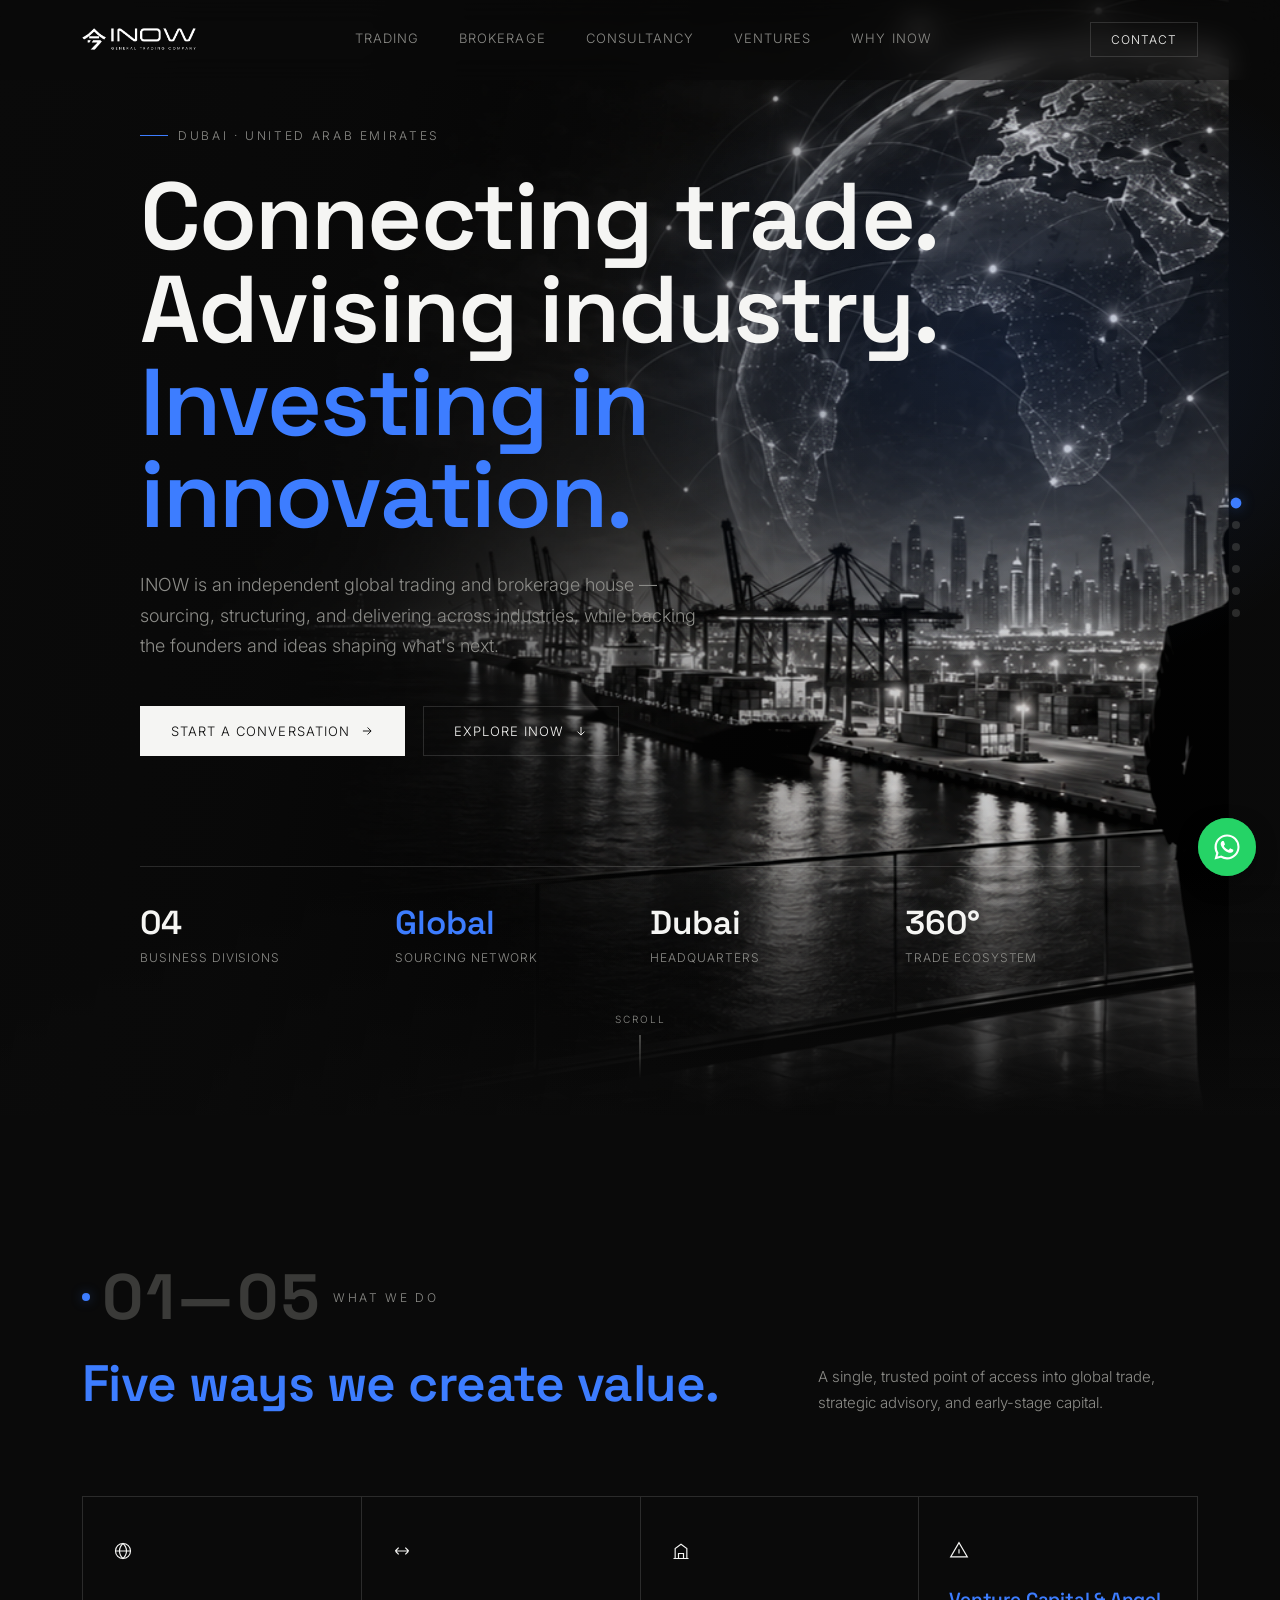
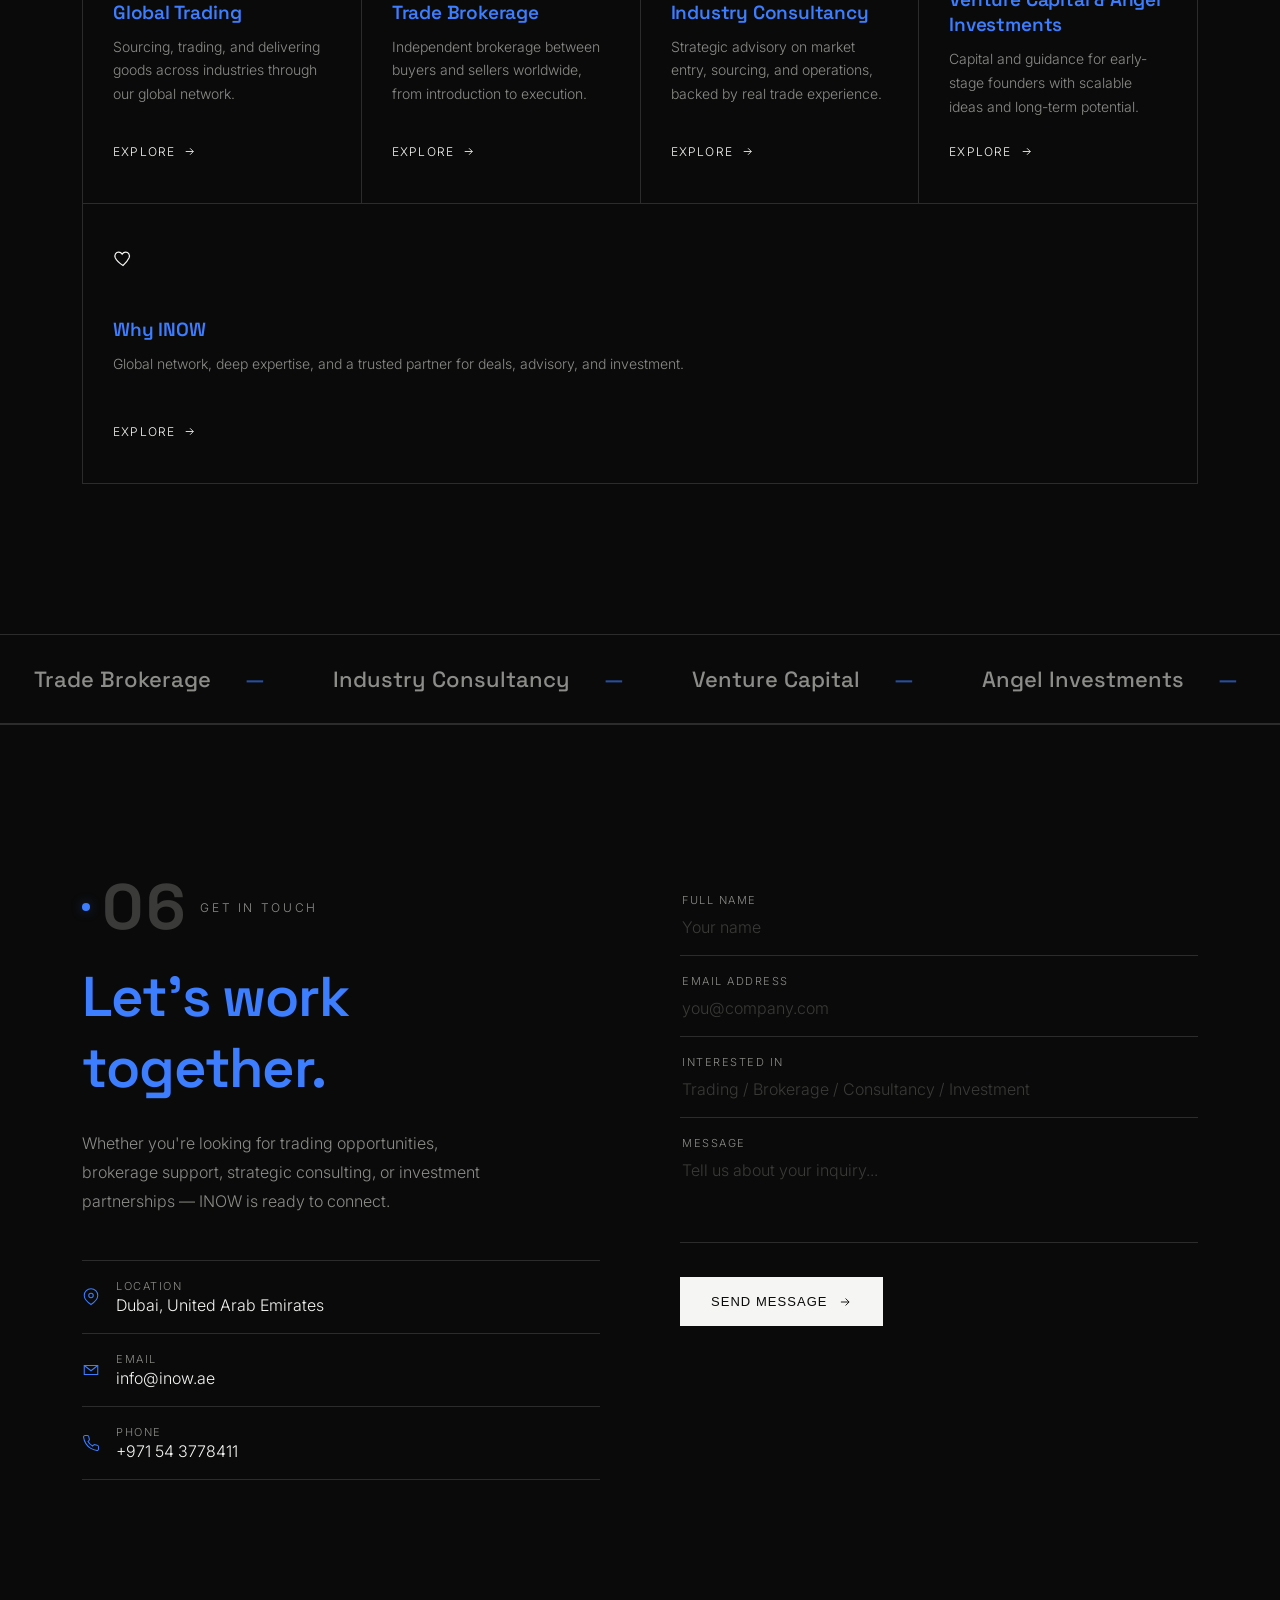
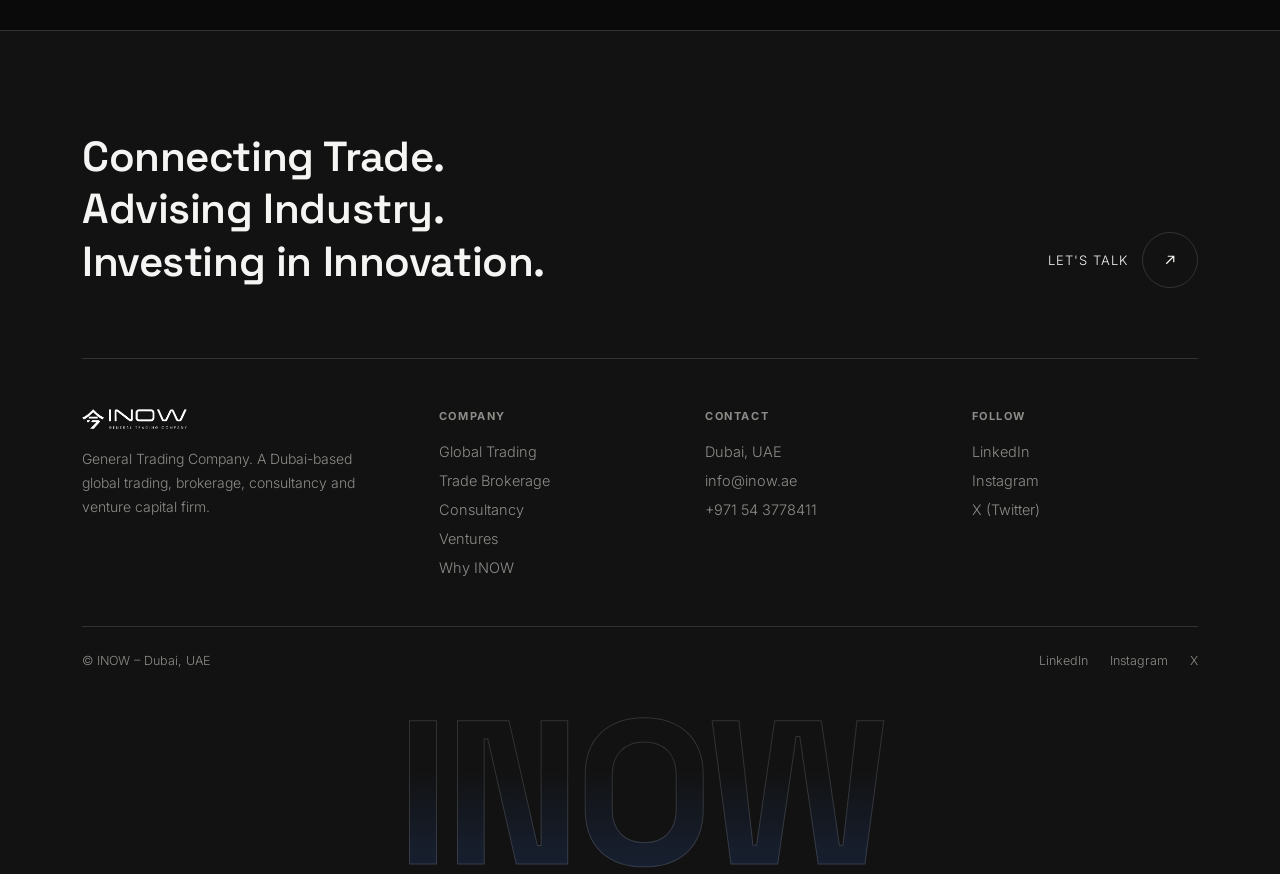
<file: index.html>
<!DOCTYPE html>
<html lang="en">
<head>
<meta charset="UTF-8">
<meta name="viewport" content="width=device-width, initial-scale=1.0">
<title>INOW — General Trading Company</title>
<meta name="description" content="INOW is a Dubai-based global trading, brokerage, consultancy and venture capital firm connecting trade, advising industry, and investing in innovation.">
<link rel="icon" type="image/svg+xml" href="assets/favicon.svg">
<link rel="preconnect" href="https://fonts.googleapis.com">
<link rel="preconnect" href="https://fonts.gstatic.com" crossorigin>
<link href="https://fonts.googleapis.com/css2?family=Space+Grotesk:wght@400;500;600;700&family=Inter:wght@300;400;500;600&display=swap" rel="stylesheet">
<link rel="stylesheet" href="assets/style.css">
</head>
<body>

<header id="siteHeader">
  <div class="wrap header-inner">
    <a href="index.html" class="brand">
      <img src="assets/inow-logo.png" alt="INOW" class="brand-logo">
    </a>
    <nav class="links">
      <a href="trading.html">Trading</a>
      <a href="brokerage.html">Brokerage</a>
      <a href="consultancy.html">Consultancy</a>
      <a href="ventures.html">Ventures</a>
      <a href="why-inow.html">Why INOW</a>
    </nav>
    <a href="#contact" class="nav-cta">Contact</a>
    <div class="burger" id="burger"><span></span><span></span><span></span></div>
  </div>
</header>

<!-- ================= HERO SLIDER ================= -->
<div id="top"></div>
<section class="hero hero-slider" id="heroSlider">
  <div class="hero-canvas-wrap">
    <img src="hero-global-trade.png" alt="Silhouette of a businessman overlooking Dubai's port and skyline beneath a connected global trade network" class="hero-bg-image hero-slide-bg active">
    <img src="assets/hero-trading.png" alt="Illuminated globe of trade routes above Dubai's port, ships, and skyline" class="hero-bg-image hero-slide-bg">
    <img src="assets/hero-brokerage.png" alt="Executive reviewing a global trade network map, connecting buyers and sellers worldwide" class="hero-bg-image hero-slide-bg">
    <img src="assets/hero-consultancy.png" alt="Advisor examining a holographic world map of trade and industry data" class="hero-bg-image hero-slide-bg">
    <img src="assets/hero-ventures.png" alt="A luminous network core surrounded by founders and investors, representing venture partnership" class="hero-bg-image hero-slide-bg">
    <img src="assets/hero-why-inow.png" alt="Global business network connecting cities worldwide, representing INOW's trusted reach" class="hero-bg-image hero-slide-bg">
    <div class="hero-scrim"></div>
    <div class="hero-glow"></div>
  </div>
  <div class="wrap hero-content">
    <div class="hero-slides-text">
      <div class="hero-slide-text active">
        <div class="eyebrow">Dubai · United Arab Emirates</div>
        <h1>Connecting trade.<br>Advising industry.<br><em>Investing in innovation.</em></h1>
        <p class="lead">INOW is an independent global trading and brokerage house — sourcing, structuring, and delivering across industries, while backing the founders and ideas shaping what's next.</p>
        <div class="hero-actions">
          <a href="#contact" class="btn primary">Start a Conversation
            <svg viewBox="0 0 24 24" fill="none" stroke="currentColor" stroke-width="1.6"><path d="M5 12h14M13 6l6 6-6 6"/></svg>
          </a>
          <a href="trading.html" class="btn ghost">Explore INOW
            <svg viewBox="0 0 24 24" fill="none" stroke="currentColor" stroke-width="1.6"><path d="M12 5v14M6 13l6 6 6-6"/></svg>
          </a>
        </div>
      </div>
      <div class="hero-slide-text">
        <div class="eyebrow">01 — Global Trading</div>
        <h1>Global Trading, <em>without borders.</em></h1>
        <p class="lead">As an international trading company, INOW deals with a wide range of goods across multiple industries — leveraging our global network to source, trade, and deliver efficiently, reliably, and competitively.</p>
        <div class="hero-actions">
          <a href="trading.html" class="btn primary">Explore Global Trading
            <svg viewBox="0 0 24 24" fill="none" stroke="currentColor" stroke-width="1.6"><path d="M5 12h14M13 6l6 6-6 6"/></svg>
          </a>
          <a href="#contact" class="btn ghost">Start a Conversation
            <svg viewBox="0 0 24 24" fill="none" stroke="currentColor" stroke-width="1.6"><path d="M12 5v14M6 13l6 6 6-6"/></svg>
          </a>
        </div>
      </div>
      <div class="hero-slide-text">
        <div class="eyebrow">02 — Trade Brokerage</div>
        <h1>Trade Brokerage, <em>done right.</em></h1>
        <p class="lead">INOW acts as an independent broker between buyers and sellers worldwide. We facilitate introductions, structure transactions, support negotiations, and help ensure smooth execution for all parties involved.</p>
        <div class="hero-actions">
          <a href="brokerage.html" class="btn primary">Explore Trade Brokerage
            <svg viewBox="0 0 24 24" fill="none" stroke="currentColor" stroke-width="1.6"><path d="M5 12h14M13 6l6 6-6 6"/></svg>
          </a>
          <a href="#contact" class="btn ghost">Start a Conversation
            <svg viewBox="0 0 24 24" fill="none" stroke="currentColor" stroke-width="1.6"><path d="M12 5v14M6 13l6 6 6-6"/></svg>
          </a>
        </div>
      </div>
      <div class="hero-slide-text">
        <div class="eyebrow">03 — Industry Consultancy</div>
        <h1>Industry Consultancy, <em>grounded in trade.</em></h1>
        <p class="lead">Beyond trading, INOW provides strategic consultancy to companies in industrial and commercial sectors — advising on market entry, sourcing, operations, and growth.</p>
        <div class="hero-actions">
          <a href="consultancy.html" class="btn primary">Explore Consultancy
            <svg viewBox="0 0 24 24" fill="none" stroke="currentColor" stroke-width="1.6"><path d="M5 12h14M13 6l6 6-6 6"/></svg>
          </a>
          <a href="#contact" class="btn ghost">Start a Conversation
            <svg viewBox="0 0 24 24" fill="none" stroke="currentColor" stroke-width="1.6"><path d="M12 5v14M6 13l6 6 6-6"/></svg>
          </a>
        </div>
      </div>
      <div class="hero-slide-text">
        <div class="eyebrow">04 — Venture Capital &amp; Angel Investments</div>
        <h1>Venture Capital &amp; <em>Angel Investments.</em></h1>
        <p class="lead">INOW actively invests as a venture capital and angel investment firm — supporting startups with capital, strategic guidance, and access to our international trade ecosystem.</p>
        <div class="hero-actions">
          <a href="ventures.html" class="btn primary">Explore Ventures
            <svg viewBox="0 0 24 24" fill="none" stroke="currentColor" stroke-width="1.6"><path d="M5 12h14M13 6l6 6-6 6"/></svg>
          </a>
          <a href="#contact" class="btn ghost">Start a Conversation
            <svg viewBox="0 0 24 24" fill="none" stroke="currentColor" stroke-width="1.6"><path d="M12 5v14M6 13l6 6 6-6"/></svg>
          </a>
        </div>
      </div>
      <div class="hero-slide-text">
        <div class="eyebrow">05 — Why INOW</div>
        <h1>Why partner <em>with INOW.</em></h1>
        <p class="lead">A single, trusted point of access into global trade, strategic advisory, and early-stage capital.</p>
        <div class="hero-actions">
          <a href="why-inow.html" class="btn primary">Explore Why INOW
            <svg viewBox="0 0 24 24" fill="none" stroke="currentColor" stroke-width="1.6"><path d="M5 12h14M13 6l6 6-6 6"/></svg>
          </a>
          <a href="#contact" class="btn ghost">Start a Conversation
            <svg viewBox="0 0 24 24" fill="none" stroke="currentColor" stroke-width="1.6"><path d="M12 5v14M6 13l6 6 6-6"/></svg>
          </a>
        </div>
      </div>
    </div>
    <div class="hero-stats">
      <div class="stat"><div class="num">04</div><div class="label">Business Divisions</div></div>
      <div class="stat"><div class="num">Global</div><div class="label">Sourcing Network</div></div>
      <div class="stat"><div class="num">Dubai</div><div class="label">Headquarters</div></div>
      <div class="stat"><div class="num">360°</div><div class="label">Trade Ecosystem</div></div>
    </div>
  </div>
  <div class="hero-dots">
    <button class="dot active" data-slide="0" aria-label="Overview"></button>
    <button class="dot" data-slide="1" aria-label="Global Trading"></button>
    <button class="dot" data-slide="2" aria-label="Trade Brokerage"></button>
    <button class="dot" data-slide="3" aria-label="Industry Consultancy"></button>
    <button class="dot" data-slide="4" aria-label="Venture Capital & Angel Investments"></button>
    <button class="dot" data-slide="5" aria-label="Why INOW"></button>
  </div>
  <div class="scroll-cue"><span>Scroll</span><div class="line"></div></div>
</section>

<!-- ================= WHAT WE DO ================= -->
<section id="trading">
  <div class="wrap">
    <div class="kicker reveal"><span class="tag">01—05</span> What We Do</div>
    <div class="section-head reveal">
      <h2>Five ways we create value.</h2>
      <p>A single, trusted point of access into global trade, strategic advisory, and early-stage capital.</p>
    </div>
    <div class="card-grid stagger">
      <a href="trading.html" class="card reveal">
        <div class="icon-badge"><svg viewBox="0 0 24 24" stroke-width="1.4"><circle cx="12" cy="12" r="9"/><path d="M3 12h18M12 3c2.8 2.6 4.2 5.8 4.2 9s-1.4 6.4-4.2 9c-2.8-2.6-4.2-5.8-4.2-9s1.4-6.4 4.2-9Z"/></svg></div>
        <div>
          <h3>Global Trading</h3>
          <p>Sourcing, trading, and delivering goods across industries through our global network.</p>
        </div>
        <span class="card-link">Explore <svg viewBox="0 0 24 24" fill="none" stroke="currentColor" stroke-width="1.6"><path d="M5 12h14M13 6l6 6-6 6"/></svg></span>
      </a>
      <a href="brokerage.html" class="card reveal">
        <div class="icon-badge"><svg viewBox="0 0 24 24" stroke-width="1.4"><path d="M4 12h16M4 12l4-4M4 12l4 4M20 12l-4-4M20 12l-4 4"/></svg></div>
        <div>
          <h3>Trade Brokerage</h3>
          <p>Independent brokerage between buyers and sellers worldwide, from introduction to execution.</p>
        </div>
        <span class="card-link">Explore <svg viewBox="0 0 24 24" fill="none" stroke="currentColor" stroke-width="1.6"><path d="M5 12h14M13 6l6 6-6 6"/></svg></span>
      </a>
      <a href="consultancy.html" class="card reveal">
        <div class="icon-badge"><svg viewBox="0 0 24 24" stroke-width="1.4"><path d="M3 21h18M5 21V9l7-5 7 5v12M9 21v-6h6v6"/></svg></div>
        <div>
          <h3>Industry Consultancy</h3>
          <p>Strategic advisory on market entry, sourcing, and operations, backed by real trade experience.</p>
        </div>
        <span class="card-link">Explore <svg viewBox="0 0 24 24" fill="none" stroke="currentColor" stroke-width="1.6"><path d="M5 12h14M13 6l6 6-6 6"/></svg></span>
      </a>
      <a href="ventures.html" class="card reveal">
        <div class="icon-badge"><svg viewBox="0 0 24 24" stroke-width="1.4"><path d="M12 2 2 19h20L12 2Z"/><path d="M12 10v5"/></svg></div>
        <div>
          <h3>Venture Capital &amp; Angel Investments</h3>
          <p>Capital and guidance for early-stage founders with scalable ideas and long-term potential.</p>
        </div>
        <span class="card-link">Explore <svg viewBox="0 0 24 24" fill="none" stroke="currentColor" stroke-width="1.6"><path d="M5 12h14M13 6l6 6-6 6"/></svg></span>
      </a>
      <a href="why-inow.html" class="card reveal">
        <div class="icon-badge"><svg viewBox="0 0 24 24" stroke-width="1.4"><path d="M12 21s-7-4.4-9.3-9.3C1.4 8.2 3.4 5 6.8 5c1.9 0 3.3 1 4.2 2.4C11.9 6 13.3 5 15.2 5c3.4 0 5.4 3.2 4.1 6.7C17 16.6 12 21 12 21Z"/></svg></div>
        <div>
          <h3>Why INOW</h3>
          <p>Global network, deep expertise, and a trusted partner for deals, advisory, and investment.</p>
        </div>
        <span class="card-link">Explore <svg viewBox="0 0 24 24" fill="none" stroke="currentColor" stroke-width="1.6"><path d="M5 12h14M13 6l6 6-6 6"/></svg></span>
      </a>
    </div>
  </div>
</section>

<div class="marquee-strip">
  <div class="marquee-track">
    <span>Trade Brokerage</span><span>Industry Consultancy</span><span>Venture Capital</span><span>Angel Investments</span><span>Global Trading</span>
    <span>Trade Brokerage</span><span>Industry Consultancy</span><span>Venture Capital</span><span>Angel Investments</span><span>Global Trading</span>
  </div>
</div>

<!-- ================= CONTACT ================= -->
<section id="contact" class="divider-line">
  <div class="wrap">
    <div class="contact-shell">
      <div class="contact-info reveal">
        <div class="kicker"><span class="tag">06</span> Get in Touch</div>
        <h2>Let's work together.</h2>
        <p>Whether you're looking for trading opportunities, brokerage support, strategic consulting, or investment partnerships — INOW is ready to connect.</p>

        <div class="contact-detail">
          <svg viewBox="0 0 24 24" stroke-width="1.4"><path d="M21 10c0 6-9 12-9 12S3 16 3 10a9 9 0 0 1 18 0Z"/><circle cx="12" cy="10" r="3"/></svg>
          <div><div class="label">Location</div><div class="value">Dubai, United Arab Emirates</div></div>
        </div>
        <div class="contact-detail">
          <svg viewBox="0 0 24 24" stroke-width="1.4"><path d="M3 6h18v12H3z"/><path d="m3 6 9 7 9-7"/></svg>
          <div><div class="label">Email</div><div class="value">info@inow.ae</div></div>
        </div>
        <div class="contact-detail">
          <svg viewBox="0 0 24 24" stroke-width="1.4"><path d="M22 16.9v3a2 2 0 0 1-2.2 2 19.8 19.8 0 0 1-8.6-3.1 19.5 19.5 0 0 1-6-6 19.8 19.8 0 0 1-3.1-8.6A2 2 0 0 1 4.1 2h3a2 2 0 0 1 2 1.7c.1 1 .3 2 .6 2.9a2 2 0 0 1-.5 2.1L8 10a16 16 0 0 0 6 6l1.3-1.2a2 2 0 0 1 2.1-.5c.9.3 1.9.5 2.9.6a2 2 0 0 1 1.7 2Z"/></svg>
          <div><div class="label">Phone</div><div class="value">+971 54 3778411</div></div>
        </div>
      </div>

      <form class="contact-form reveal" id="contactForm">
        <div class="field">
          <label for="name">Full Name</label>
          <input type="text" id="name" name="name" placeholder="Your name" required>
          <div class="underline"></div>
        </div>
        <div class="field">
          <label for="email">Email Address</label>
          <input type="email" id="email" name="email" placeholder="you@company.com" required>
          <div class="underline"></div>
        </div>
        <div class="field">
          <label for="subject">Interested In</label>
          <input type="text" id="subject" name="subject" placeholder="Trading / Brokerage / Consultancy / Investment">
          <div class="underline"></div>
        </div>
        <div class="field">
          <label for="message">Message</label>
          <textarea id="message" name="message" rows="3" placeholder="Tell us about your inquiry..." required></textarea>
          <div class="underline"></div>
        </div>
        <button type="submit" class="btn primary form-submit">Send Message
          <svg viewBox="0 0 24 24" fill="none" stroke="currentColor" stroke-width="1.6"><path d="M5 12h14M13 6l6 6-6 6"/></svg>
        </button>
      </form>
    </div>
  </div>
</section>

<!-- ================= FOOTER ================= -->
<footer>
  <div class="wrap">
    <div class="footer-top reveal">
      <div class="footer-tagline">Connecting Trade.<br>Advising Industry.<br>Investing in Innovation.</div>
      <a href="#contact" class="footer-cta">Let's talk
        <span class="circle"><svg viewBox="0 0 24 24" fill="none" stroke="currentColor" stroke-width="1.6"><path d="M7 17 17 7M9 7h8v8"/></svg></span>
      </a>
    </div>

    <div class="footer-columns">
      <div class="footer-brand-col">
        <a href="index.html" class="brand">
          <img src="assets/inow-logo.png" alt="INOW" class="brand-logo">
        </a>
        <p>General Trading Company. A Dubai-based global trading, brokerage, consultancy and venture capital firm.</p>
      </div>
      <div>
        <h5>Company</h5>
        <ul>
          <li><a href="trading.html">Global Trading</a></li>
          <li><a href="brokerage.html">Trade Brokerage</a></li>
          <li><a href="consultancy.html">Consultancy</a></li>
          <li><a href="ventures.html">Ventures</a></li>
          <li><a href="why-inow.html">Why INOW</a></li>
        </ul>
      </div>
      <div>
        <h5>Contact</h5>
        <ul>
          <li>Dubai, UAE</li>
          <li><a href="mailto:info@inow.ae">info@inow.ae</a></li>
          <li>+971 54 3778411</li>
        </ul>
      </div>
      <div>
        <h5>Follow</h5>
        <ul>
          <li><a href="#">LinkedIn</a></li>
          <li><a href="#">Instagram</a></li>
          <li><a href="#">X (Twitter)</a></li>
        </ul>
      </div>
    </div>

    <div class="footer-bottom">
      <span>© INOW – Dubai, UAE</span>
      <div class="footer-socials">
        <a href="#">LinkedIn</a><a href="#">Instagram</a><a href="#">X</a>
      </div>
    </div>

    <div class="footer-giant">INOW</div>
  </div>
</footer>

<a href="https://wa.me/971543778411?text=Hello%20INOW%2C%20I%27d%20like%20to%20know%20more." target="_blank" rel="noopener" class="whatsapp-widget" aria-label="Chat with INOW on WhatsApp">
  <svg viewBox="0 0 32 32" xmlns="http://www.w3.org/2000/svg"><path d="M16.02 2.667c-7.36 0-13.333 5.973-13.333 13.333 0 2.353.615 4.65 1.783 6.67L2.667 29.333l6.827-1.783a13.29 13.29 0 0 0 6.526 1.72h.006c7.36 0 13.333-5.973 13.333-13.334 0-3.56-1.387-6.906-3.906-9.427a13.24 13.24 0 0 0-9.427-3.906Zm0 24.2h-.004a11.05 11.05 0 0 1-5.633-1.541l-.404-.24-4.05 1.062 1.082-3.947-.263-.406a11.02 11.02 0 0 1-1.688-5.868c0-6.096 4.96-11.055 11.063-11.055 2.954 0 5.732 1.152 7.822 3.243a10.99 10.99 0 0 1 3.238 7.822c0 6.096-4.96 11.056-11.09 11.056Zm6.07-8.284c-.332-.166-1.965-.97-2.27-1.08-.305-.11-.527-.166-.749.166-.222.333-.86 1.08-1.055 1.302-.194.222-.388.25-.72.083-.332-.166-1.402-.517-2.671-1.65-.987-.88-1.654-1.968-1.848-2.3-.194-.333-.02-.512.146-.678.15-.15.333-.388.5-.583.166-.194.221-.333.332-.555.111-.222.056-.416-.028-.583-.083-.166-.749-1.804-1.027-2.47-.27-.65-.545-.562-.749-.573-.194-.01-.416-.012-.638-.012-.222 0-.583.083-.888.416-.305.333-1.166 1.14-1.166 2.777 0 1.638 1.194 3.221 1.36 3.444.166.222 2.351 3.59 5.696 5.034.796.343 1.417.548 1.902.702.799.254 1.526.218 2.101.132.641-.096 1.965-.803 2.242-1.58.277-.777.277-1.443.194-1.58-.083-.138-.305-.222-.638-.388Z"/></svg>
</a>

<script src="assets/site.js"></script>
</body>
</html>
</file>
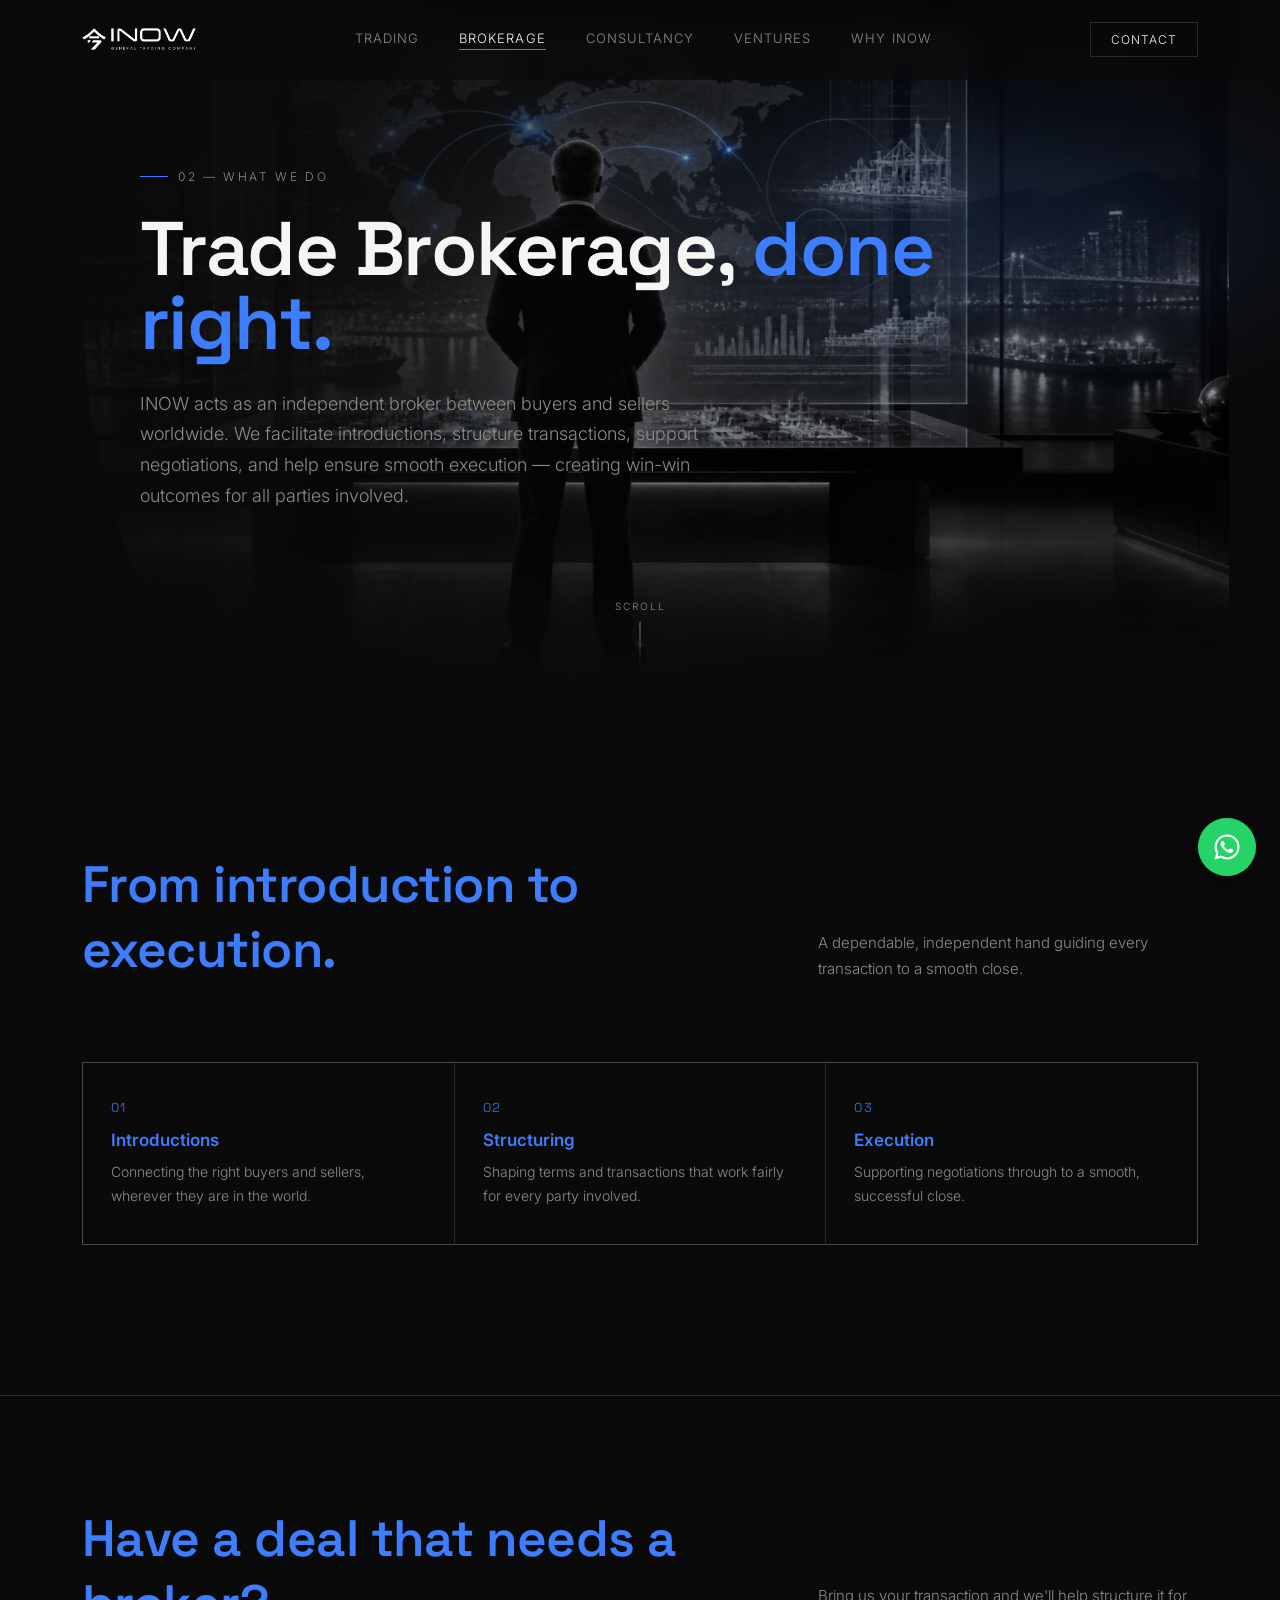
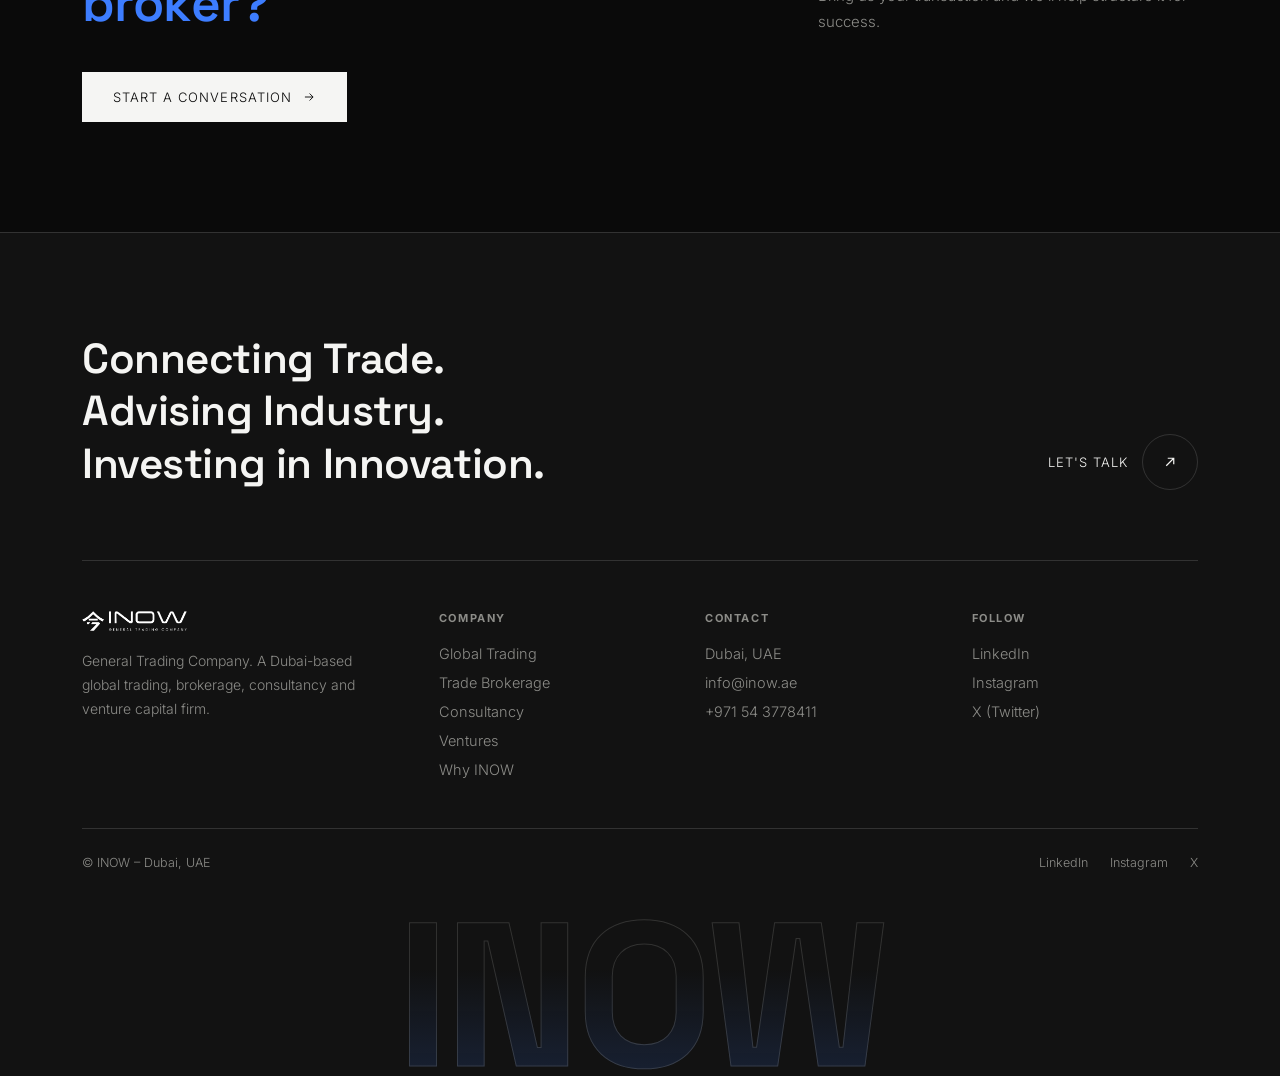
<file: brokerage.html>
<!DOCTYPE html>
<html lang="en">
<head>
<meta charset="UTF-8">
<meta name="viewport" content="width=device-width, initial-scale=1.0">
<title>Trade Brokerage — INOW</title>
<meta name="description" content="INOW acts as an independent broker between buyers and sellers worldwide, facilitating introductions, structuring transactions, and supporting negotiations.">
<link rel="icon" type="image/svg+xml" href="assets/favicon.svg">
<link rel="preconnect" href="https://fonts.googleapis.com">
<link rel="preconnect" href="https://fonts.gstatic.com" crossorigin>
<link href="https://fonts.googleapis.com/css2?family=Space+Grotesk:wght@400;500;600;700&family=Inter:wght@300;400;500;600&display=swap" rel="stylesheet">
<link rel="stylesheet" href="assets/style.css">
</head>
<body>

<header id="siteHeader">
  <div class="wrap header-inner">
    <a href="index.html" class="brand">
      <img src="assets/inow-logo.png" alt="INOW" class="brand-logo">
    </a>
    <nav class="links">
      <a href="trading.html">Trading</a>
      <a href="brokerage.html" class="active">Brokerage</a>
      <a href="consultancy.html">Consultancy</a>
      <a href="ventures.html">Ventures</a>
      <a href="why-inow.html">Why INOW</a>
    </nav>
    <a href="index.html#contact" class="nav-cta">Contact</a>
    <div class="burger" id="burger"><span></span><span></span><span></span></div>
  </div>
</header>

<!-- ================= HERO ================= -->
<section class="hero page-hero">
  <div class="hero-canvas-wrap">
    <img src="assets/hero-brokerage.png" alt="Executive reviewing a global trade network map, connecting buyers and sellers worldwide" class="hero-bg-image">
    <div class="hero-scrim"></div>
    <div class="hero-glow"></div>
  </div>
  <div class="wrap hero-content">
    <div class="eyebrow">02 — What We Do</div>
    <h1>Trade Brokerage, <em>done right.</em></h1>
    <p class="lead">INOW acts as an independent broker between buyers and sellers worldwide. We facilitate introductions, structure transactions, support negotiations, and help ensure smooth execution — creating win-win outcomes for all parties involved.</p>
  </div>
  <div class="scroll-cue"><span>Scroll</span><div class="line"></div></div>
</section>

<!-- ================= CONTENT ================= -->
<section>
  <div class="wrap">
    <div class="section-head reveal">
      <h2>From introduction to execution.</h2>
      <p>A dependable, independent hand guiding every transaction to a smooth close.</p>
    </div>
    <div class="trio-grid stagger">
      <div class="trio-cell reveal">
        <div class="step">01</div>
        <h4>Introductions</h4>
        <p>Connecting the right buyers and sellers, wherever they are in the world.</p>
      </div>
      <div class="trio-cell reveal">
        <div class="step">02</div>
        <h4>Structuring</h4>
        <p>Shaping terms and transactions that work fairly for every party involved.</p>
      </div>
      <div class="trio-cell reveal">
        <div class="step">03</div>
        <h4>Execution</h4>
        <p>Supporting negotiations through to a smooth, successful close.</p>
      </div>
    </div>
  </div>
</section>

<!-- ================= CONTACT CTA ================= -->
<section class="divider-line tight">
  <div class="wrap">
    <div class="section-head reveal" style="margin-bottom:0;">
      <h2>Have a deal that needs a broker?</h2>
      <p>Bring us your transaction and we'll help structure it for success.</p>
    </div>
    <div class="hero-actions reveal" style="opacity:1;margin-top:36px;">
      <a href="index.html#contact" class="btn primary">Start a Conversation
        <svg viewBox="0 0 24 24" fill="none" stroke="currentColor" stroke-width="1.6"><path d="M5 12h14M13 6l6 6-6 6"/></svg>
      </a>
    </div>
  </div>
</section>

<!-- ================= FOOTER ================= -->
<footer>
  <div class="wrap">
    <div class="footer-top reveal">
      <div class="footer-tagline">Connecting Trade.<br>Advising Industry.<br>Investing in Innovation.</div>
      <a href="index.html#contact" class="footer-cta">Let's talk
        <span class="circle"><svg viewBox="0 0 24 24" fill="none" stroke="currentColor" stroke-width="1.6"><path d="M7 17 17 7M9 7h8v8"/></svg></span>
      </a>
    </div>

    <div class="footer-columns">
      <div class="footer-brand-col">
        <a href="index.html" class="brand">
          <img src="assets/inow-logo.png" alt="INOW" class="brand-logo">
        </a>
        <p>General Trading Company. A Dubai-based global trading, brokerage, consultancy and venture capital firm.</p>
      </div>
      <div>
        <h5>Company</h5>
        <ul>
          <li><a href="trading.html">Global Trading</a></li>
          <li><a href="brokerage.html">Trade Brokerage</a></li>
          <li><a href="consultancy.html">Consultancy</a></li>
          <li><a href="ventures.html">Ventures</a></li>
          <li><a href="why-inow.html">Why INOW</a></li>
        </ul>
      </div>
      <div>
        <h5>Contact</h5>
        <ul>
          <li>Dubai, UAE</li>
          <li><a href="mailto:info@inow.ae">info@inow.ae</a></li>
          <li>+971 54 3778411</li>
        </ul>
      </div>
      <div>
        <h5>Follow</h5>
        <ul>
          <li><a href="#">LinkedIn</a></li>
          <li><a href="#">Instagram</a></li>
          <li><a href="#">X (Twitter)</a></li>
        </ul>
      </div>
    </div>

    <div class="footer-bottom">
      <span>© INOW – Dubai, UAE</span>
      <div class="footer-socials">
        <a href="#">LinkedIn</a><a href="#">Instagram</a><a href="#">X</a>
      </div>
    </div>

    <div class="footer-giant">INOW</div>
  </div>
</footer>

<a href="https://wa.me/971543778411?text=Hello%20INOW%2C%20I%27d%20like%20to%20know%20more." target="_blank" rel="noopener" class="whatsapp-widget" aria-label="Chat with INOW on WhatsApp">
  <svg viewBox="0 0 32 32" xmlns="http://www.w3.org/2000/svg"><path d="M16.02 2.667c-7.36 0-13.333 5.973-13.333 13.333 0 2.353.615 4.65 1.783 6.67L2.667 29.333l6.827-1.783a13.29 13.29 0 0 0 6.526 1.72h.006c7.36 0 13.333-5.973 13.333-13.334 0-3.56-1.387-6.906-3.906-9.427a13.24 13.24 0 0 0-9.427-3.906Zm0 24.2h-.004a11.05 11.05 0 0 1-5.633-1.541l-.404-.24-4.05 1.062 1.082-3.947-.263-.406a11.02 11.02 0 0 1-1.688-5.868c0-6.096 4.96-11.055 11.063-11.055 2.954 0 5.732 1.152 7.822 3.243a10.99 10.99 0 0 1 3.238 7.822c0 6.096-4.96 11.056-11.09 11.056Zm6.07-8.284c-.332-.166-1.965-.97-2.27-1.08-.305-.11-.527-.166-.749.166-.222.333-.86 1.08-1.055 1.302-.194.222-.388.25-.72.083-.332-.166-1.402-.517-2.671-1.65-.987-.88-1.654-1.968-1.848-2.3-.194-.333-.02-.512.146-.678.15-.15.333-.388.5-.583.166-.194.221-.333.332-.555.111-.222.056-.416-.028-.583-.083-.166-.749-1.804-1.027-2.47-.27-.65-.545-.562-.749-.573-.194-.01-.416-.012-.638-.012-.222 0-.583.083-.888.416-.305.333-1.166 1.14-1.166 2.777 0 1.638 1.194 3.221 1.36 3.444.166.222 2.351 3.59 5.696 5.034.796.343 1.417.548 1.902.702.799.254 1.526.218 2.101.132.641-.096 1.965-.803 2.242-1.58.277-.777.277-1.443.194-1.58-.083-.138-.305-.222-.638-.388Z"/></svg>
</a>

<script src="assets/site.js"></script>
</body>
</html>
</file>
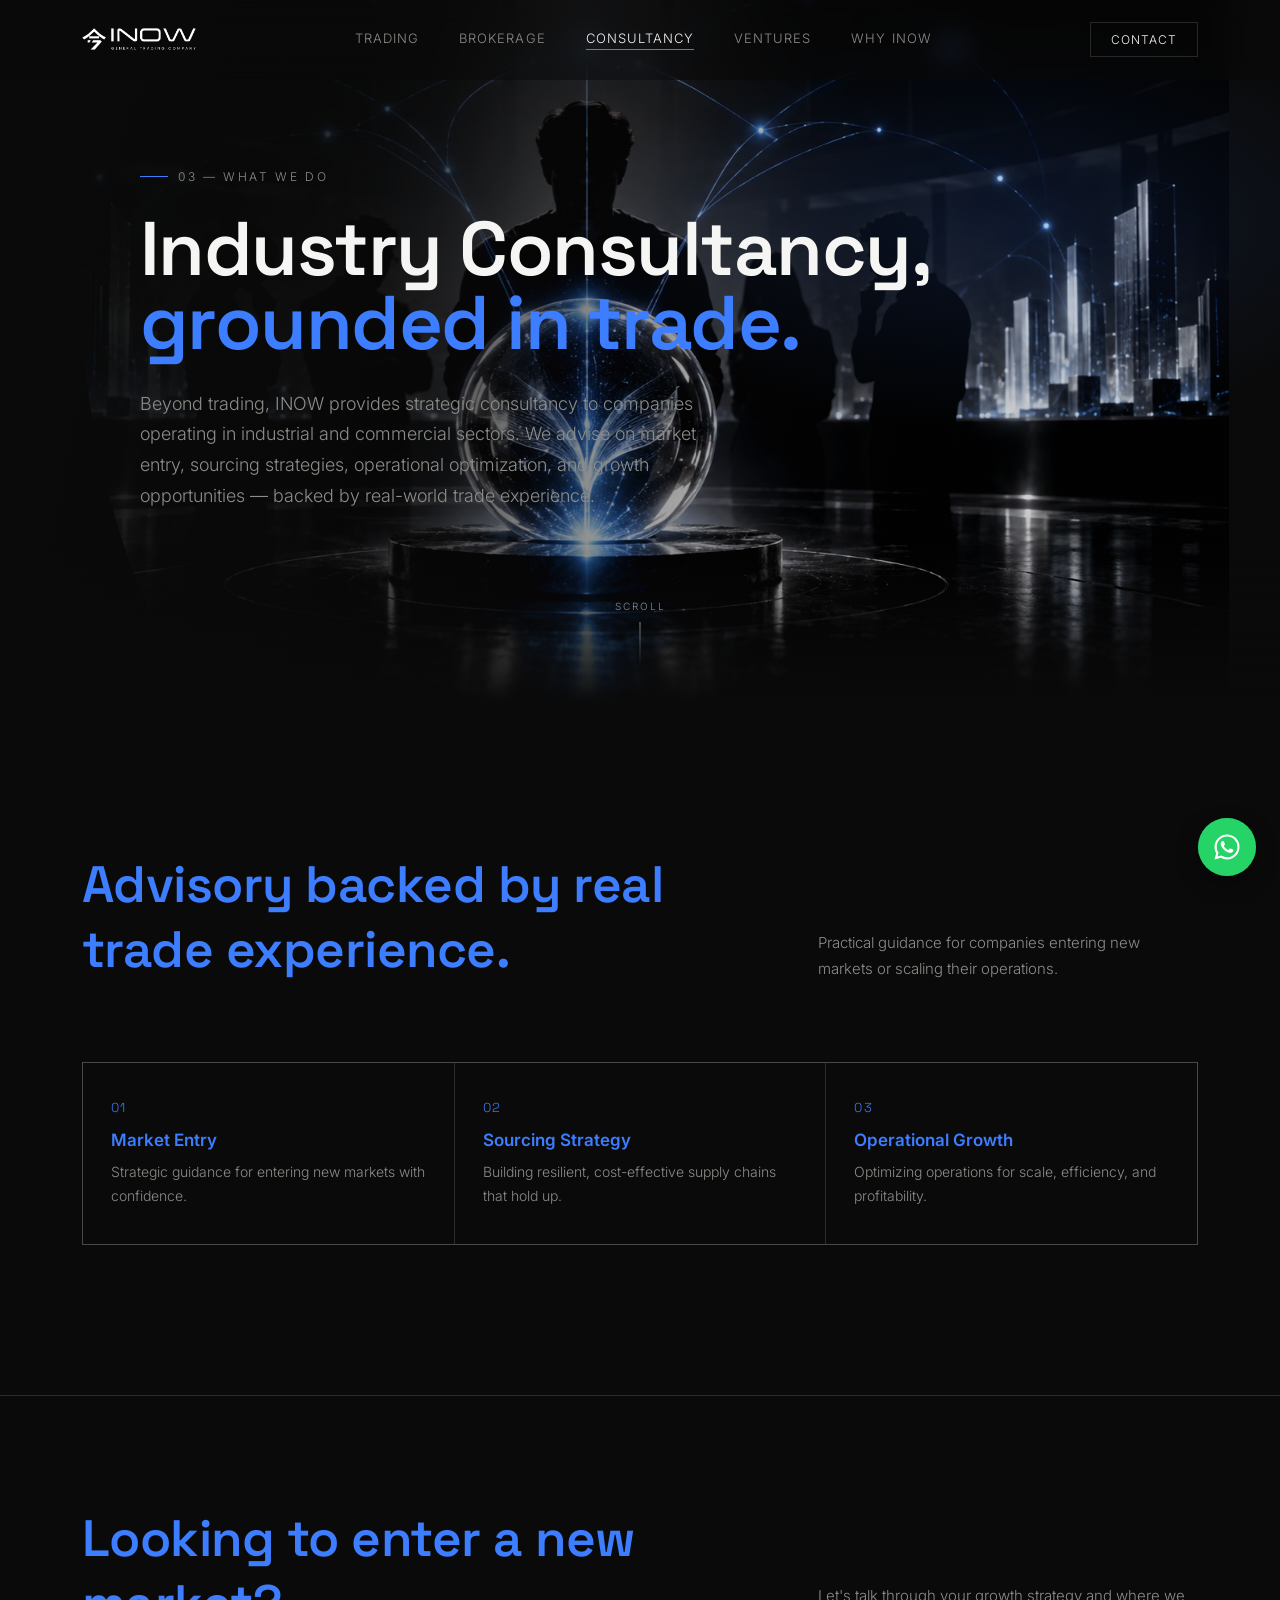
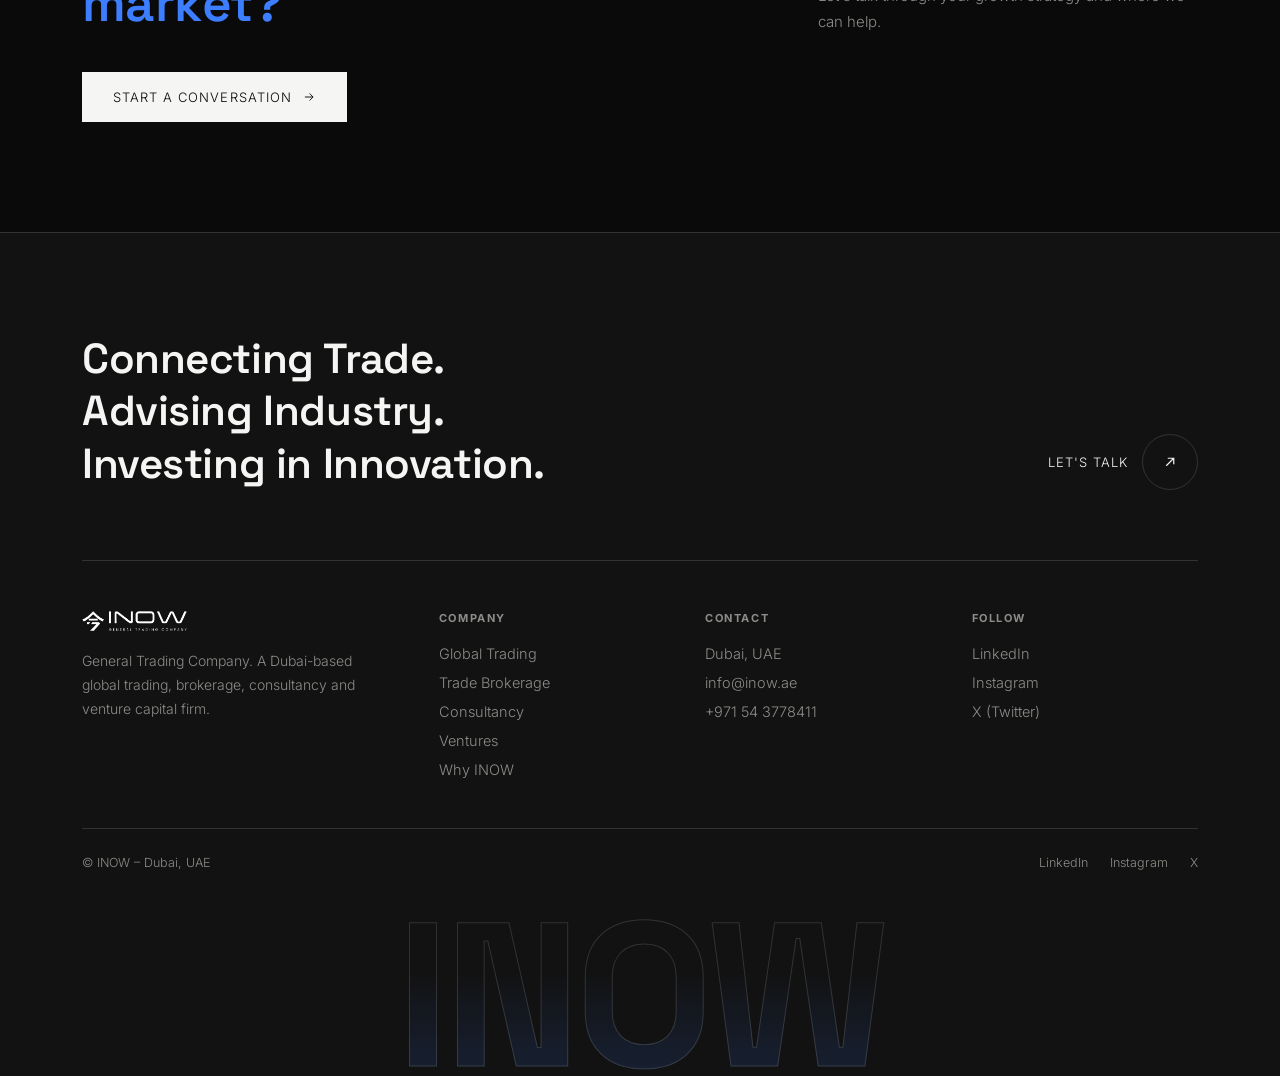
<file: consultancy.html>
<!DOCTYPE html>
<html lang="en">
<head>
<meta charset="UTF-8">
<meta name="viewport" content="width=device-width, initial-scale=1.0">
<title>Industry Consultancy — INOW</title>
<meta name="description" content="INOW provides strategic consultancy to companies operating in industrial and commercial sectors, advising on market entry, sourcing strategies, and growth.">
<link rel="icon" type="image/svg+xml" href="assets/favicon.svg">
<link rel="preconnect" href="https://fonts.googleapis.com">
<link rel="preconnect" href="https://fonts.gstatic.com" crossorigin>
<link href="https://fonts.googleapis.com/css2?family=Space+Grotesk:wght@400;500;600;700&family=Inter:wght@300;400;500;600&display=swap" rel="stylesheet">
<link rel="stylesheet" href="assets/style.css">
</head>
<body>

<header id="siteHeader">
  <div class="wrap header-inner">
    <a href="index.html" class="brand">
      <img src="assets/inow-logo.png" alt="INOW" class="brand-logo">
    </a>
    <nav class="links">
      <a href="trading.html">Trading</a>
      <a href="brokerage.html">Brokerage</a>
      <a href="consultancy.html" class="active">Consultancy</a>
      <a href="ventures.html">Ventures</a>
      <a href="why-inow.html">Why INOW</a>
    </nav>
    <a href="index.html#contact" class="nav-cta">Contact</a>
    <div class="burger" id="burger"><span></span><span></span><span></span></div>
  </div>
</header>

<!-- ================= HERO ================= -->
<section class="hero page-hero">
  <div class="hero-canvas-wrap">
    <img src="assets/hero-consultancy.png" alt="Advisor examining a holographic world map of trade and industry data" class="hero-bg-image">
    <div class="hero-scrim"></div>
    <div class="hero-glow"></div>
  </div>
  <div class="wrap hero-content">
    <div class="eyebrow">03 — What We Do</div>
    <h1>Industry Consultancy, <em>grounded in trade.</em></h1>
    <p class="lead">Beyond trading, INOW provides strategic consultancy to companies operating in industrial and commercial sectors. We advise on market entry, sourcing strategies, operational optimization, and growth opportunities — backed by real-world trade experience.</p>
  </div>
  <div class="scroll-cue"><span>Scroll</span><div class="line"></div></div>
</section>

<!-- ================= CONTENT ================= -->
<section>
  <div class="wrap">
    <div class="section-head reveal">
      <h2>Advisory backed by real trade experience.</h2>
      <p>Practical guidance for companies entering new markets or scaling their operations.</p>
    </div>
    <div class="trio-grid stagger">
      <div class="trio-cell reveal">
        <div class="step">01</div>
        <h4>Market Entry</h4>
        <p>Strategic guidance for entering new markets with confidence.</p>
      </div>
      <div class="trio-cell reveal">
        <div class="step">02</div>
        <h4>Sourcing Strategy</h4>
        <p>Building resilient, cost-effective supply chains that hold up.</p>
      </div>
      <div class="trio-cell reveal">
        <div class="step">03</div>
        <h4>Operational Growth</h4>
        <p>Optimizing operations for scale, efficiency, and profitability.</p>
      </div>
    </div>
  </div>
</section>

<!-- ================= CONTACT CTA ================= -->
<section class="divider-line tight">
  <div class="wrap">
    <div class="section-head reveal" style="margin-bottom:0;">
      <h2>Looking to enter a new market?</h2>
      <p>Let's talk through your growth strategy and where we can help.</p>
    </div>
    <div class="hero-actions reveal" style="opacity:1;margin-top:36px;">
      <a href="index.html#contact" class="btn primary">Start a Conversation
        <svg viewBox="0 0 24 24" fill="none" stroke="currentColor" stroke-width="1.6"><path d="M5 12h14M13 6l6 6-6 6"/></svg>
      </a>
    </div>
  </div>
</section>

<!-- ================= FOOTER ================= -->
<footer>
  <div class="wrap">
    <div class="footer-top reveal">
      <div class="footer-tagline">Connecting Trade.<br>Advising Industry.<br>Investing in Innovation.</div>
      <a href="index.html#contact" class="footer-cta">Let's talk
        <span class="circle"><svg viewBox="0 0 24 24" fill="none" stroke="currentColor" stroke-width="1.6"><path d="M7 17 17 7M9 7h8v8"/></svg></span>
      </a>
    </div>

    <div class="footer-columns">
      <div class="footer-brand-col">
        <a href="index.html" class="brand">
          <img src="assets/inow-logo.png" alt="INOW" class="brand-logo">
        </a>
        <p>General Trading Company. A Dubai-based global trading, brokerage, consultancy and venture capital firm.</p>
      </div>
      <div>
        <h5>Company</h5>
        <ul>
          <li><a href="trading.html">Global Trading</a></li>
          <li><a href="brokerage.html">Trade Brokerage</a></li>
          <li><a href="consultancy.html">Consultancy</a></li>
          <li><a href="ventures.html">Ventures</a></li>
          <li><a href="why-inow.html">Why INOW</a></li>
        </ul>
      </div>
      <div>
        <h5>Contact</h5>
        <ul>
          <li>Dubai, UAE</li>
          <li><a href="mailto:info@inow.ae">info@inow.ae</a></li>
          <li>+971 54 3778411</li>
        </ul>
      </div>
      <div>
        <h5>Follow</h5>
        <ul>
          <li><a href="#">LinkedIn</a></li>
          <li><a href="#">Instagram</a></li>
          <li><a href="#">X (Twitter)</a></li>
        </ul>
      </div>
    </div>

    <div class="footer-bottom">
      <span>© INOW – Dubai, UAE</span>
      <div class="footer-socials">
        <a href="#">LinkedIn</a><a href="#">Instagram</a><a href="#">X</a>
      </div>
    </div>

    <div class="footer-giant">INOW</div>
  </div>
</footer>

<a href="https://wa.me/971543778411?text=Hello%20INOW%2C%20I%27d%20like%20to%20know%20more." target="_blank" rel="noopener" class="whatsapp-widget" aria-label="Chat with INOW on WhatsApp">
  <svg viewBox="0 0 32 32" xmlns="http://www.w3.org/2000/svg"><path d="M16.02 2.667c-7.36 0-13.333 5.973-13.333 13.333 0 2.353.615 4.65 1.783 6.67L2.667 29.333l6.827-1.783a13.29 13.29 0 0 0 6.526 1.72h.006c7.36 0 13.333-5.973 13.333-13.334 0-3.56-1.387-6.906-3.906-9.427a13.24 13.24 0 0 0-9.427-3.906Zm0 24.2h-.004a11.05 11.05 0 0 1-5.633-1.541l-.404-.24-4.05 1.062 1.082-3.947-.263-.406a11.02 11.02 0 0 1-1.688-5.868c0-6.096 4.96-11.055 11.063-11.055 2.954 0 5.732 1.152 7.822 3.243a10.99 10.99 0 0 1 3.238 7.822c0 6.096-4.96 11.056-11.09 11.056Zm6.07-8.284c-.332-.166-1.965-.97-2.27-1.08-.305-.11-.527-.166-.749.166-.222.333-.86 1.08-1.055 1.302-.194.222-.388.25-.72.083-.332-.166-1.402-.517-2.671-1.65-.987-.88-1.654-1.968-1.848-2.3-.194-.333-.02-.512.146-.678.15-.15.333-.388.5-.583.166-.194.221-.333.332-.555.111-.222.056-.416-.028-.583-.083-.166-.749-1.804-1.027-2.47-.27-.65-.545-.562-.749-.573-.194-.01-.416-.012-.638-.012-.222 0-.583.083-.888.416-.305.333-1.166 1.14-1.166 2.777 0 1.638 1.194 3.221 1.36 3.444.166.222 2.351 3.59 5.696 5.034.796.343 1.417.548 1.902.702.799.254 1.526.218 2.101.132.641-.096 1.965-.803 2.242-1.58.277-.777.277-1.443.194-1.58-.083-.138-.305-.222-.638-.388Z"/></svg>
</a>

<script src="assets/site.js"></script>
</body>
</html>
</file>
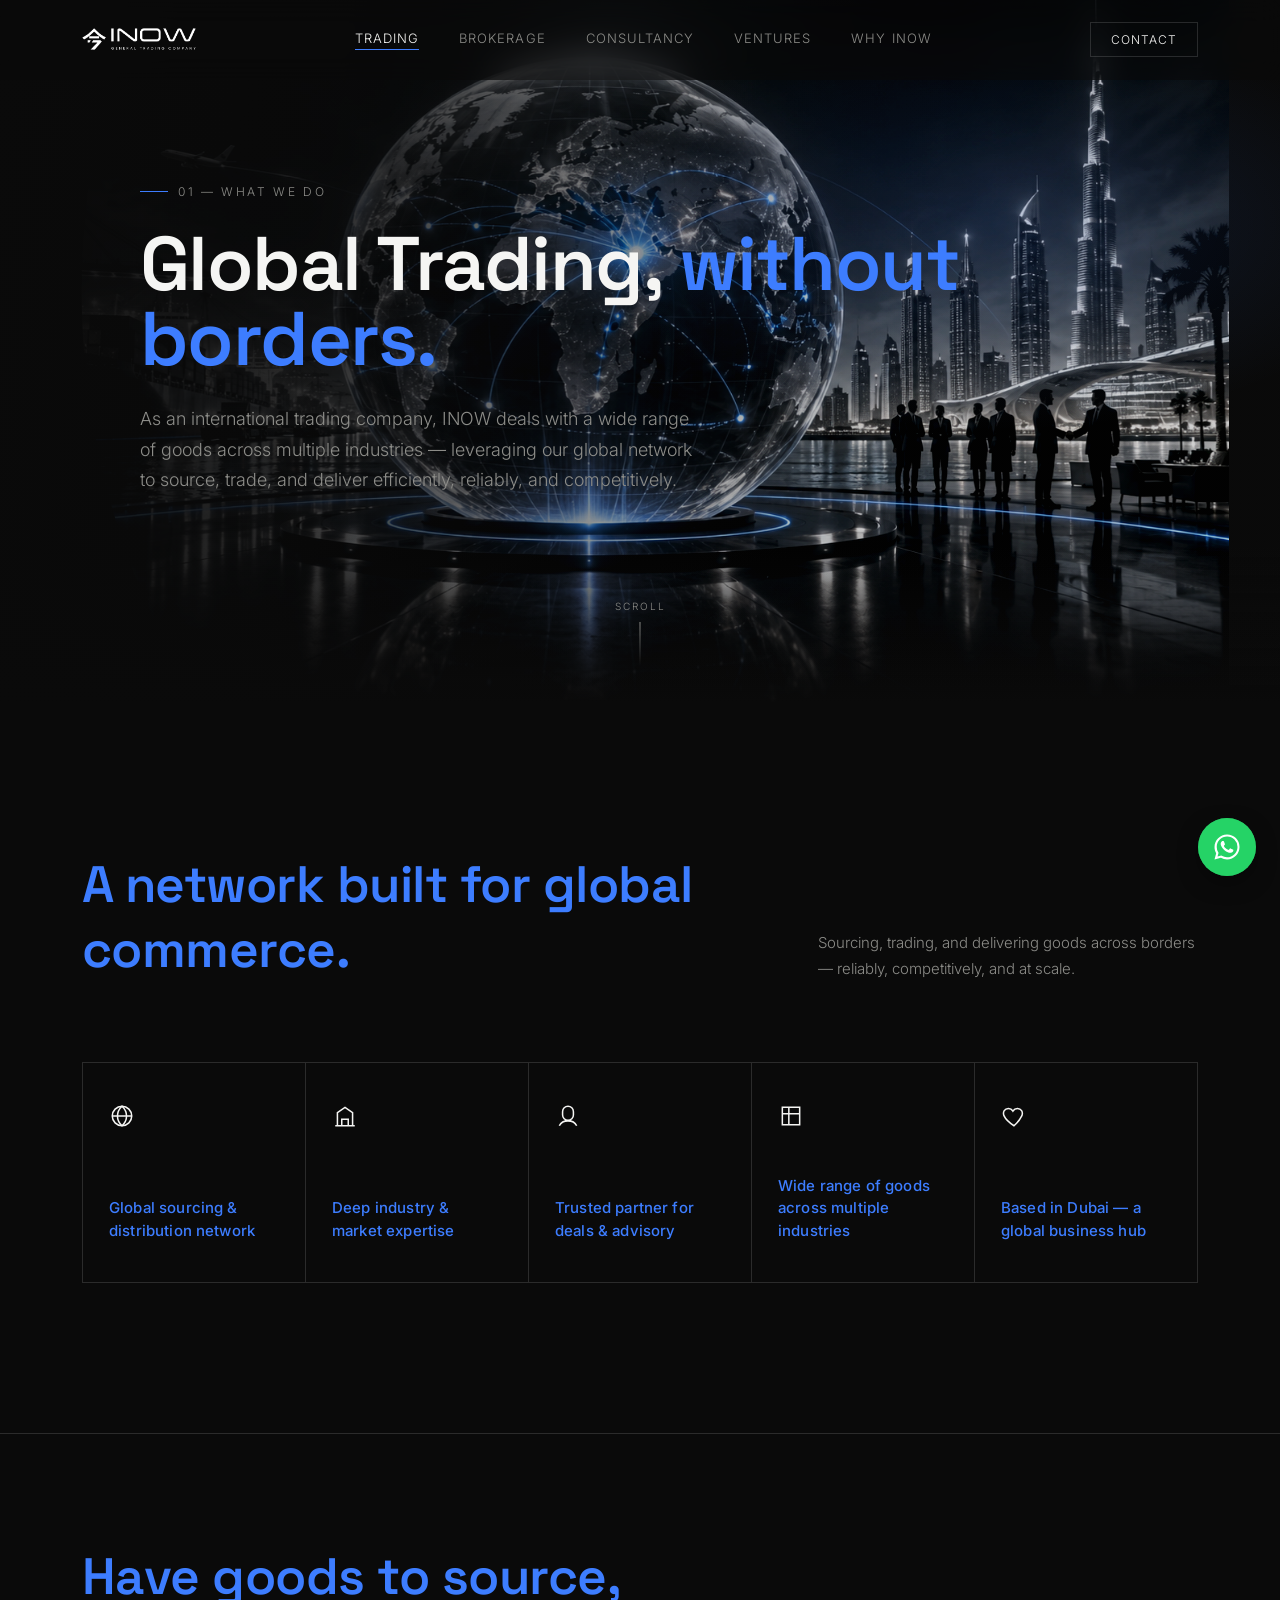
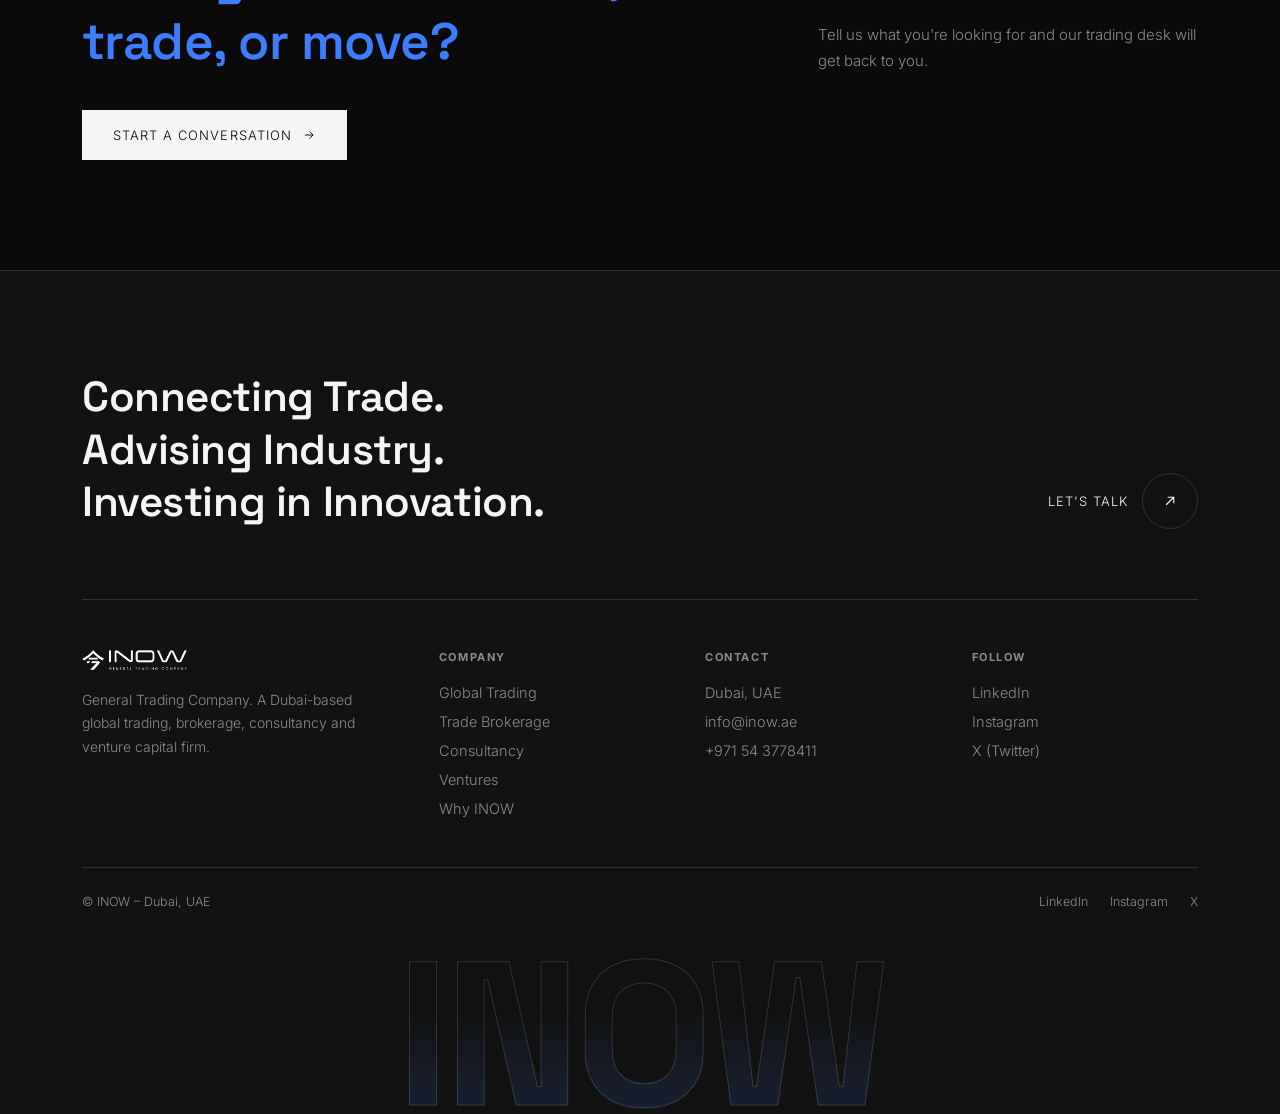
<file: trading.html>
<!DOCTYPE html>
<html lang="en">
<head>
<meta charset="UTF-8">
<meta name="viewport" content="width=device-width, initial-scale=1.0">
<title>Global Trading — INOW</title>
<meta name="description" content="As an international trading company, INOW deals with a wide range of goods across multiple industries, leveraging our global network to source, trade, and deliver efficiently.">
<link rel="icon" type="image/svg+xml" href="assets/favicon.svg">
<link rel="preconnect" href="https://fonts.googleapis.com">
<link rel="preconnect" href="https://fonts.gstatic.com" crossorigin>
<link href="https://fonts.googleapis.com/css2?family=Space+Grotesk:wght@400;500;600;700&family=Inter:wght@300;400;500;600&display=swap" rel="stylesheet">
<link rel="stylesheet" href="assets/style.css">
</head>
<body>

<header id="siteHeader">
  <div class="wrap header-inner">
    <a href="index.html" class="brand">
      <img src="assets/inow-logo.png" alt="INOW" class="brand-logo">
    </a>
    <nav class="links">
      <a href="trading.html" class="active">Trading</a>
      <a href="brokerage.html">Brokerage</a>
      <a href="consultancy.html">Consultancy</a>
      <a href="ventures.html">Ventures</a>
      <a href="why-inow.html">Why INOW</a>
    </nav>
    <a href="index.html#contact" class="nav-cta">Contact</a>
    <div class="burger" id="burger"><span></span><span></span><span></span></div>
  </div>
</header>

<!-- ================= HERO ================= -->
<section class="hero page-hero">
  <div class="hero-canvas-wrap">
    <img src="assets/hero-trading.png" alt="Illuminated globe of trade routes above Dubai's port, ships, and skyline" class="hero-bg-image">
    <div class="hero-scrim"></div>
    <div class="hero-glow"></div>
  </div>
  <div class="wrap hero-content">
    <div class="eyebrow">01 — What We Do</div>
    <h1>Global Trading, <em>without borders.</em></h1>
    <p class="lead">As an international trading company, INOW deals with a wide range of goods across multiple industries — leveraging our global network to source, trade, and deliver efficiently, reliably, and competitively.</p>
  </div>
  <div class="scroll-cue"><span>Scroll</span><div class="line"></div></div>
</section>

<!-- ================= CONTENT ================= -->
<section>
  <div class="wrap">
    <div class="section-head reveal">
      <h2>A network built for global commerce.</h2>
      <p>Sourcing, trading, and delivering goods across borders — reliably, competitively, and at scale.</p>
    </div>
    <div class="why-grid stagger">
      <div class="why-cell reveal">
        <svg viewBox="0 0 24 24" stroke-width="1.4"><circle cx="12" cy="12" r="9"/><path d="M3 12h18M12 3c2.8 2.6 4.2 5.8 4.2 9s-1.4 6.4-4.2 9c-2.8-2.6-4.2-5.8-4.2-9s1.4-6.4 4.2-9Z"/></svg>
        <h4>Global sourcing &amp; distribution network</h4>
      </div>
      <div class="why-cell reveal">
        <svg viewBox="0 0 24 24" stroke-width="1.4"><path d="M3 21h18M5 21V9l7-5 7 5v12M9 21v-6h6v6"/></svg>
        <h4>Deep industry &amp; market expertise</h4>
      </div>
      <div class="why-cell reveal">
        <svg viewBox="0 0 24 24" stroke-width="1.4"><path d="M17 8a5 5 0 1 0-10 0M7 8v3a5 5 0 0 0 10 0V8M4 21c1.5-3 4.5-4.5 8-4.5s6.5 1.5 8 4.5"/></svg>
        <h4>Trusted partner for deals &amp; advisory</h4>
      </div>
      <div class="why-cell reveal">
        <svg viewBox="0 0 24 24" stroke-width="1.4"><path d="M4 4h16v16H4zM4 10h16M10 4v16"/></svg>
        <h4>Wide range of goods across multiple industries</h4>
      </div>
      <div class="why-cell reveal">
        <svg viewBox="0 0 24 24" stroke-width="1.4"><path d="M12 21s-7-4.4-9.3-9.3C1.4 8.2 3.4 5 6.8 5c1.9 0 3.3 1 4.2 2.4C11.9 6 13.3 5 15.2 5c3.4 0 5.4 3.2 4.1 6.7C17 16.6 12 21 12 21Z"/></svg>
        <h4>Based in Dubai — a global business hub</h4>
      </div>
    </div>
  </div>
</section>

<!-- ================= CONTACT CTA ================= -->
<section class="divider-line tight">
  <div class="wrap">
    <div class="section-head reveal" style="margin-bottom:0;">
      <h2>Have goods to source, trade, or move?</h2>
      <p>Tell us what you're looking for and our trading desk will get back to you.</p>
    </div>
    <div class="hero-actions reveal" style="opacity:1;margin-top:36px;">
      <a href="index.html#contact" class="btn primary">Start a Conversation
        <svg viewBox="0 0 24 24" fill="none" stroke="currentColor" stroke-width="1.6"><path d="M5 12h14M13 6l6 6-6 6"/></svg>
      </a>
    </div>
  </div>
</section>

<!-- ================= FOOTER ================= -->
<footer>
  <div class="wrap">
    <div class="footer-top reveal">
      <div class="footer-tagline">Connecting Trade.<br>Advising Industry.<br>Investing in Innovation.</div>
      <a href="index.html#contact" class="footer-cta">Let's talk
        <span class="circle"><svg viewBox="0 0 24 24" fill="none" stroke="currentColor" stroke-width="1.6"><path d="M7 17 17 7M9 7h8v8"/></svg></span>
      </a>
    </div>

    <div class="footer-columns">
      <div class="footer-brand-col">
        <a href="index.html" class="brand">
          <img src="assets/inow-logo.png" alt="INOW" class="brand-logo">
        </a>
        <p>General Trading Company. A Dubai-based global trading, brokerage, consultancy and venture capital firm.</p>
      </div>
      <div>
        <h5>Company</h5>
        <ul>
          <li><a href="trading.html">Global Trading</a></li>
          <li><a href="brokerage.html">Trade Brokerage</a></li>
          <li><a href="consultancy.html">Consultancy</a></li>
          <li><a href="ventures.html">Ventures</a></li>
          <li><a href="why-inow.html">Why INOW</a></li>
        </ul>
      </div>
      <div>
        <h5>Contact</h5>
        <ul>
          <li>Dubai, UAE</li>
          <li><a href="mailto:info@inow.ae">info@inow.ae</a></li>
          <li>+971 54 3778411</li>
        </ul>
      </div>
      <div>
        <h5>Follow</h5>
        <ul>
          <li><a href="#">LinkedIn</a></li>
          <li><a href="#">Instagram</a></li>
          <li><a href="#">X (Twitter)</a></li>
        </ul>
      </div>
    </div>

    <div class="footer-bottom">
      <span>© INOW – Dubai, UAE</span>
      <div class="footer-socials">
        <a href="#">LinkedIn</a><a href="#">Instagram</a><a href="#">X</a>
      </div>
    </div>

    <div class="footer-giant">INOW</div>
  </div>
</footer>

<a href="https://wa.me/971543778411?text=Hello%20INOW%2C%20I%27d%20like%20to%20know%20more." target="_blank" rel="noopener" class="whatsapp-widget" aria-label="Chat with INOW on WhatsApp">
  <svg viewBox="0 0 32 32" xmlns="http://www.w3.org/2000/svg"><path d="M16.02 2.667c-7.36 0-13.333 5.973-13.333 13.333 0 2.353.615 4.65 1.783 6.67L2.667 29.333l6.827-1.783a13.29 13.29 0 0 0 6.526 1.72h.006c7.36 0 13.333-5.973 13.333-13.334 0-3.56-1.387-6.906-3.906-9.427a13.24 13.24 0 0 0-9.427-3.906Zm0 24.2h-.004a11.05 11.05 0 0 1-5.633-1.541l-.404-.24-4.05 1.062 1.082-3.947-.263-.406a11.02 11.02 0 0 1-1.688-5.868c0-6.096 4.96-11.055 11.063-11.055 2.954 0 5.732 1.152 7.822 3.243a10.99 10.99 0 0 1 3.238 7.822c0 6.096-4.96 11.056-11.09 11.056Zm6.07-8.284c-.332-.166-1.965-.97-2.27-1.08-.305-.11-.527-.166-.749.166-.222.333-.86 1.08-1.055 1.302-.194.222-.388.25-.72.083-.332-.166-1.402-.517-2.671-1.65-.987-.88-1.654-1.968-1.848-2.3-.194-.333-.02-.512.146-.678.15-.15.333-.388.5-.583.166-.194.221-.333.332-.555.111-.222.056-.416-.028-.583-.083-.166-.749-1.804-1.027-2.47-.27-.65-.545-.562-.749-.573-.194-.01-.416-.012-.638-.012-.222 0-.583.083-.888.416-.305.333-1.166 1.14-1.166 2.777 0 1.638 1.194 3.221 1.36 3.444.166.222 2.351 3.59 5.696 5.034.796.343 1.417.548 1.902.702.799.254 1.526.218 2.101.132.641-.096 1.965-.803 2.242-1.58.277-.777.277-1.443.194-1.58-.083-.138-.305-.222-.638-.388Z"/></svg>
</a>

<script src="assets/site.js"></script>
</body>
</html>
</file>
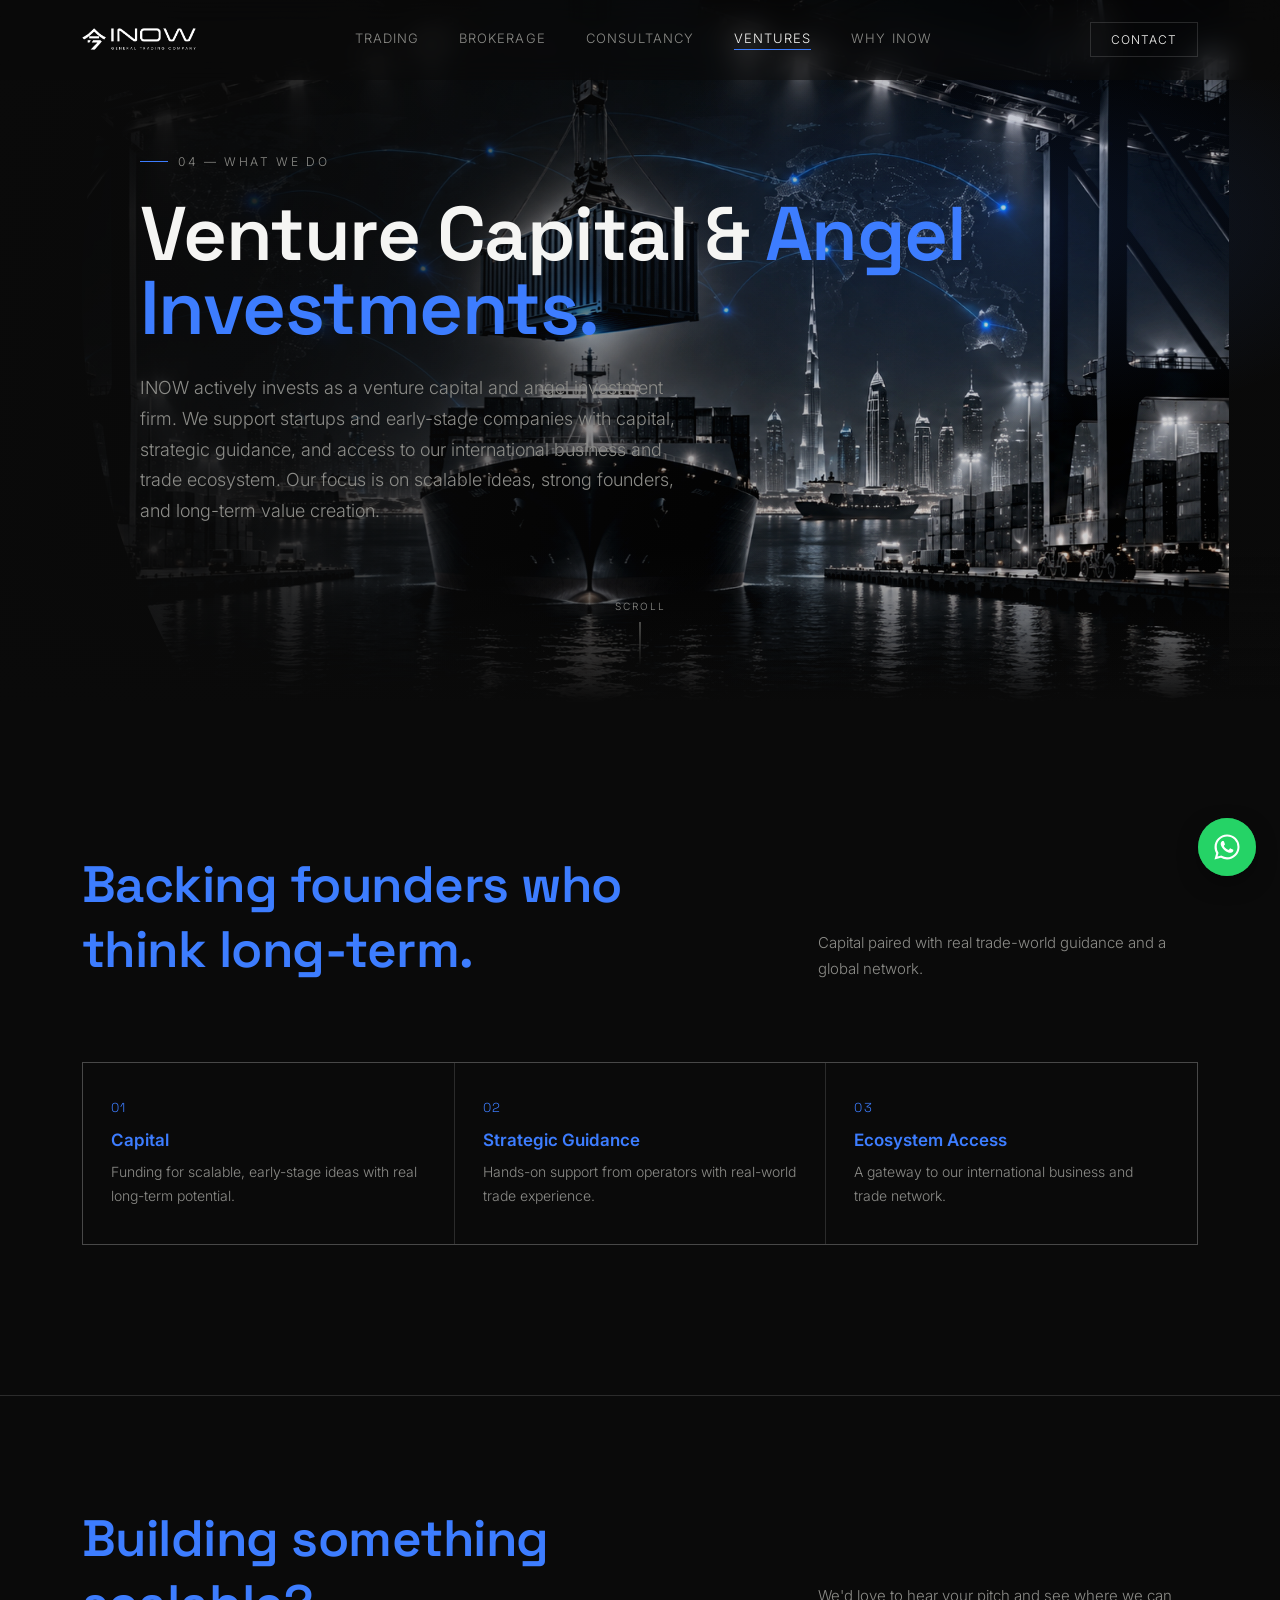
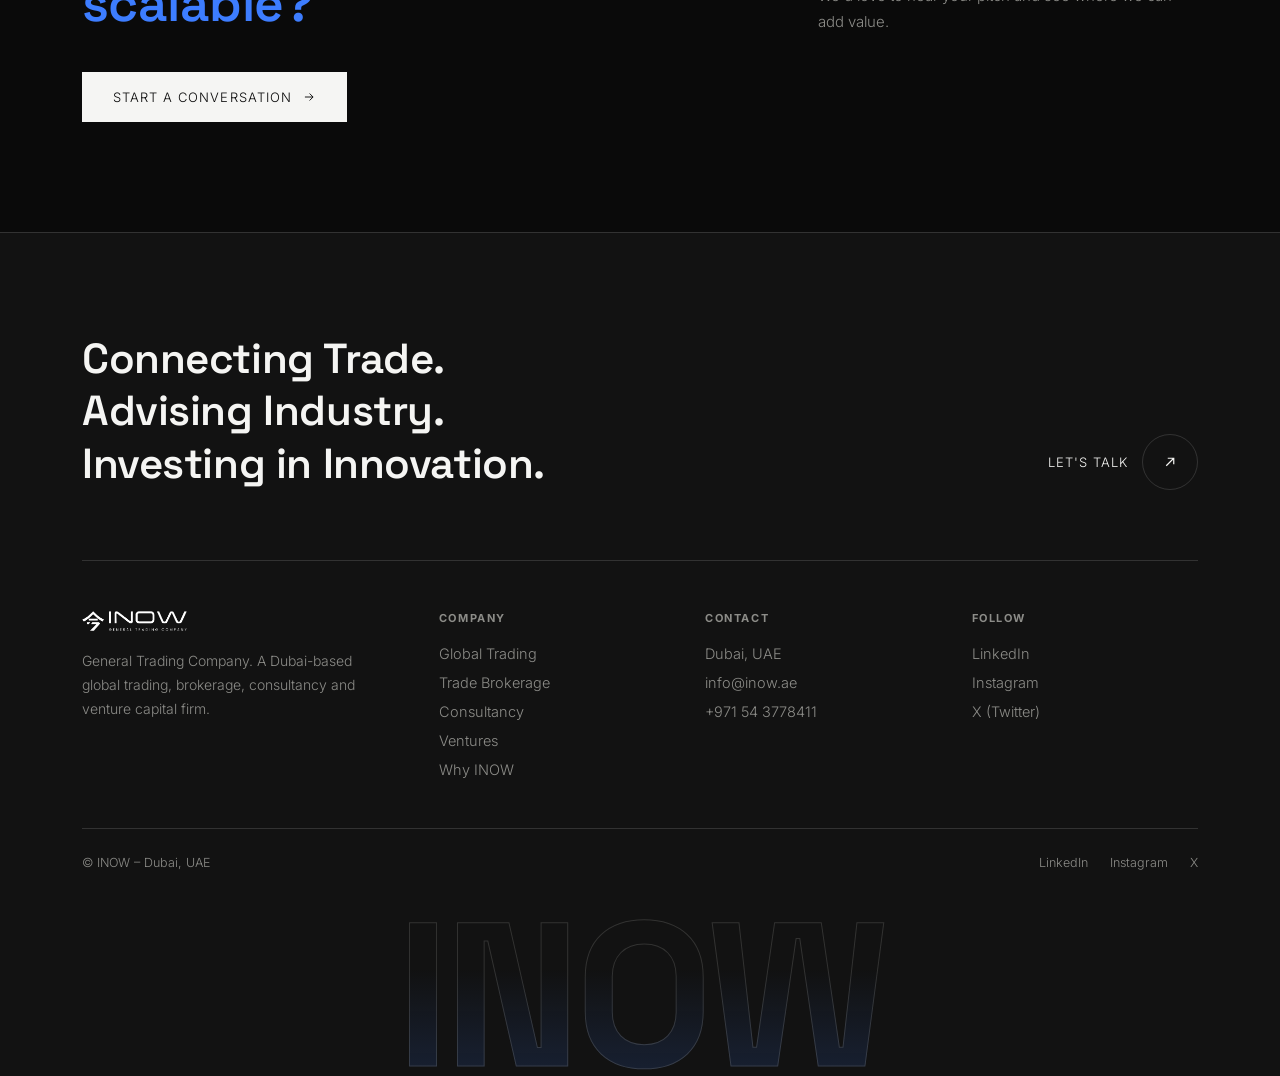
<file: ventures.html>
<!DOCTYPE html>
<html lang="en">
<head>
<meta charset="UTF-8">
<meta name="viewport" content="width=device-width, initial-scale=1.0">
<title>Venture Capital &amp; Angel Investments — INOW</title>
<meta name="description" content="INOW actively invests as a venture capital and angel investment firm, supporting startups and early-stage companies with capital, guidance, and network access.">
<link rel="icon" type="image/svg+xml" href="assets/favicon.svg">
<link rel="preconnect" href="https://fonts.googleapis.com">
<link rel="preconnect" href="https://fonts.gstatic.com" crossorigin>
<link href="https://fonts.googleapis.com/css2?family=Space+Grotesk:wght@400;500;600;700&family=Inter:wght@300;400;500;600&display=swap" rel="stylesheet">
<link rel="stylesheet" href="assets/style.css">
</head>
<body>

<header id="siteHeader">
  <div class="wrap header-inner">
    <a href="index.html" class="brand">
      <img src="assets/inow-logo.png" alt="INOW" class="brand-logo">
    </a>
    <nav class="links">
      <a href="trading.html">Trading</a>
      <a href="brokerage.html">Brokerage</a>
      <a href="consultancy.html">Consultancy</a>
      <a href="ventures.html" class="active">Ventures</a>
      <a href="why-inow.html">Why INOW</a>
    </nav>
    <a href="index.html#contact" class="nav-cta">Contact</a>
    <div class="burger" id="burger"><span></span><span></span><span></span></div>
  </div>
</header>

<!-- ================= HERO ================= -->
<section class="hero page-hero">
  <div class="hero-canvas-wrap">
    <img src="assets/hero-ventures.png" alt="A luminous network core surrounded by founders and investors, representing venture partnership" class="hero-bg-image">
    <div class="hero-scrim"></div>
    <div class="hero-glow"></div>
  </div>
  <div class="wrap hero-content">
    <div class="eyebrow">04 — What We Do</div>
    <h1>Venture Capital &amp; <em>Angel Investments.</em></h1>
    <p class="lead">INOW actively invests as a venture capital and angel investment firm. We support startups and early-stage companies with capital, strategic guidance, and access to our international business and trade ecosystem. Our focus is on scalable ideas, strong founders, and long-term value creation.</p>
  </div>
  <div class="scroll-cue"><span>Scroll</span><div class="line"></div></div>
</section>

<!-- ================= CONTENT ================= -->
<section>
  <div class="wrap">
    <div class="section-head reveal">
      <h2>Backing founders who think long-term.</h2>
      <p>Capital paired with real trade-world guidance and a global network.</p>
    </div>
    <div class="trio-grid stagger">
      <div class="trio-cell reveal">
        <div class="step">01</div>
        <h4>Capital</h4>
        <p>Funding for scalable, early-stage ideas with real long-term potential.</p>
      </div>
      <div class="trio-cell reveal">
        <div class="step">02</div>
        <h4>Strategic Guidance</h4>
        <p>Hands-on support from operators with real-world trade experience.</p>
      </div>
      <div class="trio-cell reveal">
        <div class="step">03</div>
        <h4>Ecosystem Access</h4>
        <p>A gateway to our international business and trade network.</p>
      </div>
    </div>
  </div>
</section>

<!-- ================= CONTACT CTA ================= -->
<section class="divider-line tight">
  <div class="wrap">
    <div class="section-head reveal" style="margin-bottom:0;">
      <h2>Building something scalable?</h2>
      <p>We'd love to hear your pitch and see where we can add value.</p>
    </div>
    <div class="hero-actions reveal" style="opacity:1;margin-top:36px;">
      <a href="index.html#contact" class="btn primary">Start a Conversation
        <svg viewBox="0 0 24 24" fill="none" stroke="currentColor" stroke-width="1.6"><path d="M5 12h14M13 6l6 6-6 6"/></svg>
      </a>
    </div>
  </div>
</section>

<!-- ================= FOOTER ================= -->
<footer>
  <div class="wrap">
    <div class="footer-top reveal">
      <div class="footer-tagline">Connecting Trade.<br>Advising Industry.<br>Investing in Innovation.</div>
      <a href="index.html#contact" class="footer-cta">Let's talk
        <span class="circle"><svg viewBox="0 0 24 24" fill="none" stroke="currentColor" stroke-width="1.6"><path d="M7 17 17 7M9 7h8v8"/></svg></span>
      </a>
    </div>

    <div class="footer-columns">
      <div class="footer-brand-col">
        <a href="index.html" class="brand">
          <img src="assets/inow-logo.png" alt="INOW" class="brand-logo">
        </a>
        <p>General Trading Company. A Dubai-based global trading, brokerage, consultancy and venture capital firm.</p>
      </div>
      <div>
        <h5>Company</h5>
        <ul>
          <li><a href="trading.html">Global Trading</a></li>
          <li><a href="brokerage.html">Trade Brokerage</a></li>
          <li><a href="consultancy.html">Consultancy</a></li>
          <li><a href="ventures.html">Ventures</a></li>
          <li><a href="why-inow.html">Why INOW</a></li>
        </ul>
      </div>
      <div>
        <h5>Contact</h5>
        <ul>
          <li>Dubai, UAE</li>
          <li><a href="mailto:info@inow.ae">info@inow.ae</a></li>
          <li>+971 54 3778411</li>
        </ul>
      </div>
      <div>
        <h5>Follow</h5>
        <ul>
          <li><a href="#">LinkedIn</a></li>
          <li><a href="#">Instagram</a></li>
          <li><a href="#">X (Twitter)</a></li>
        </ul>
      </div>
    </div>

    <div class="footer-bottom">
      <span>© INOW – Dubai, UAE</span>
      <div class="footer-socials">
        <a href="#">LinkedIn</a><a href="#">Instagram</a><a href="#">X</a>
      </div>
    </div>

    <div class="footer-giant">INOW</div>
  </div>
</footer>

<a href="https://wa.me/971543778411?text=Hello%20INOW%2C%20I%27d%20like%20to%20know%20more." target="_blank" rel="noopener" class="whatsapp-widget" aria-label="Chat with INOW on WhatsApp">
  <svg viewBox="0 0 32 32" xmlns="http://www.w3.org/2000/svg"><path d="M16.02 2.667c-7.36 0-13.333 5.973-13.333 13.333 0 2.353.615 4.65 1.783 6.67L2.667 29.333l6.827-1.783a13.29 13.29 0 0 0 6.526 1.72h.006c7.36 0 13.333-5.973 13.333-13.334 0-3.56-1.387-6.906-3.906-9.427a13.24 13.24 0 0 0-9.427-3.906Zm0 24.2h-.004a11.05 11.05 0 0 1-5.633-1.541l-.404-.24-4.05 1.062 1.082-3.947-.263-.406a11.02 11.02 0 0 1-1.688-5.868c0-6.096 4.96-11.055 11.063-11.055 2.954 0 5.732 1.152 7.822 3.243a10.99 10.99 0 0 1 3.238 7.822c0 6.096-4.96 11.056-11.09 11.056Zm6.07-8.284c-.332-.166-1.965-.97-2.27-1.08-.305-.11-.527-.166-.749.166-.222.333-.86 1.08-1.055 1.302-.194.222-.388.25-.72.083-.332-.166-1.402-.517-2.671-1.65-.987-.88-1.654-1.968-1.848-2.3-.194-.333-.02-.512.146-.678.15-.15.333-.388.5-.583.166-.194.221-.333.332-.555.111-.222.056-.416-.028-.583-.083-.166-.749-1.804-1.027-2.47-.27-.65-.545-.562-.749-.573-.194-.01-.416-.012-.638-.012-.222 0-.583.083-.888.416-.305.333-1.166 1.14-1.166 2.777 0 1.638 1.194 3.221 1.36 3.444.166.222 2.351 3.59 5.696 5.034.796.343 1.417.548 1.902.702.799.254 1.526.218 2.101.132.641-.096 1.965-.803 2.242-1.58.277-.777.277-1.443.194-1.58-.083-.138-.305-.222-.638-.388Z"/></svg>
</a>

<script src="assets/site.js"></script>
</body>
</html>
</file>
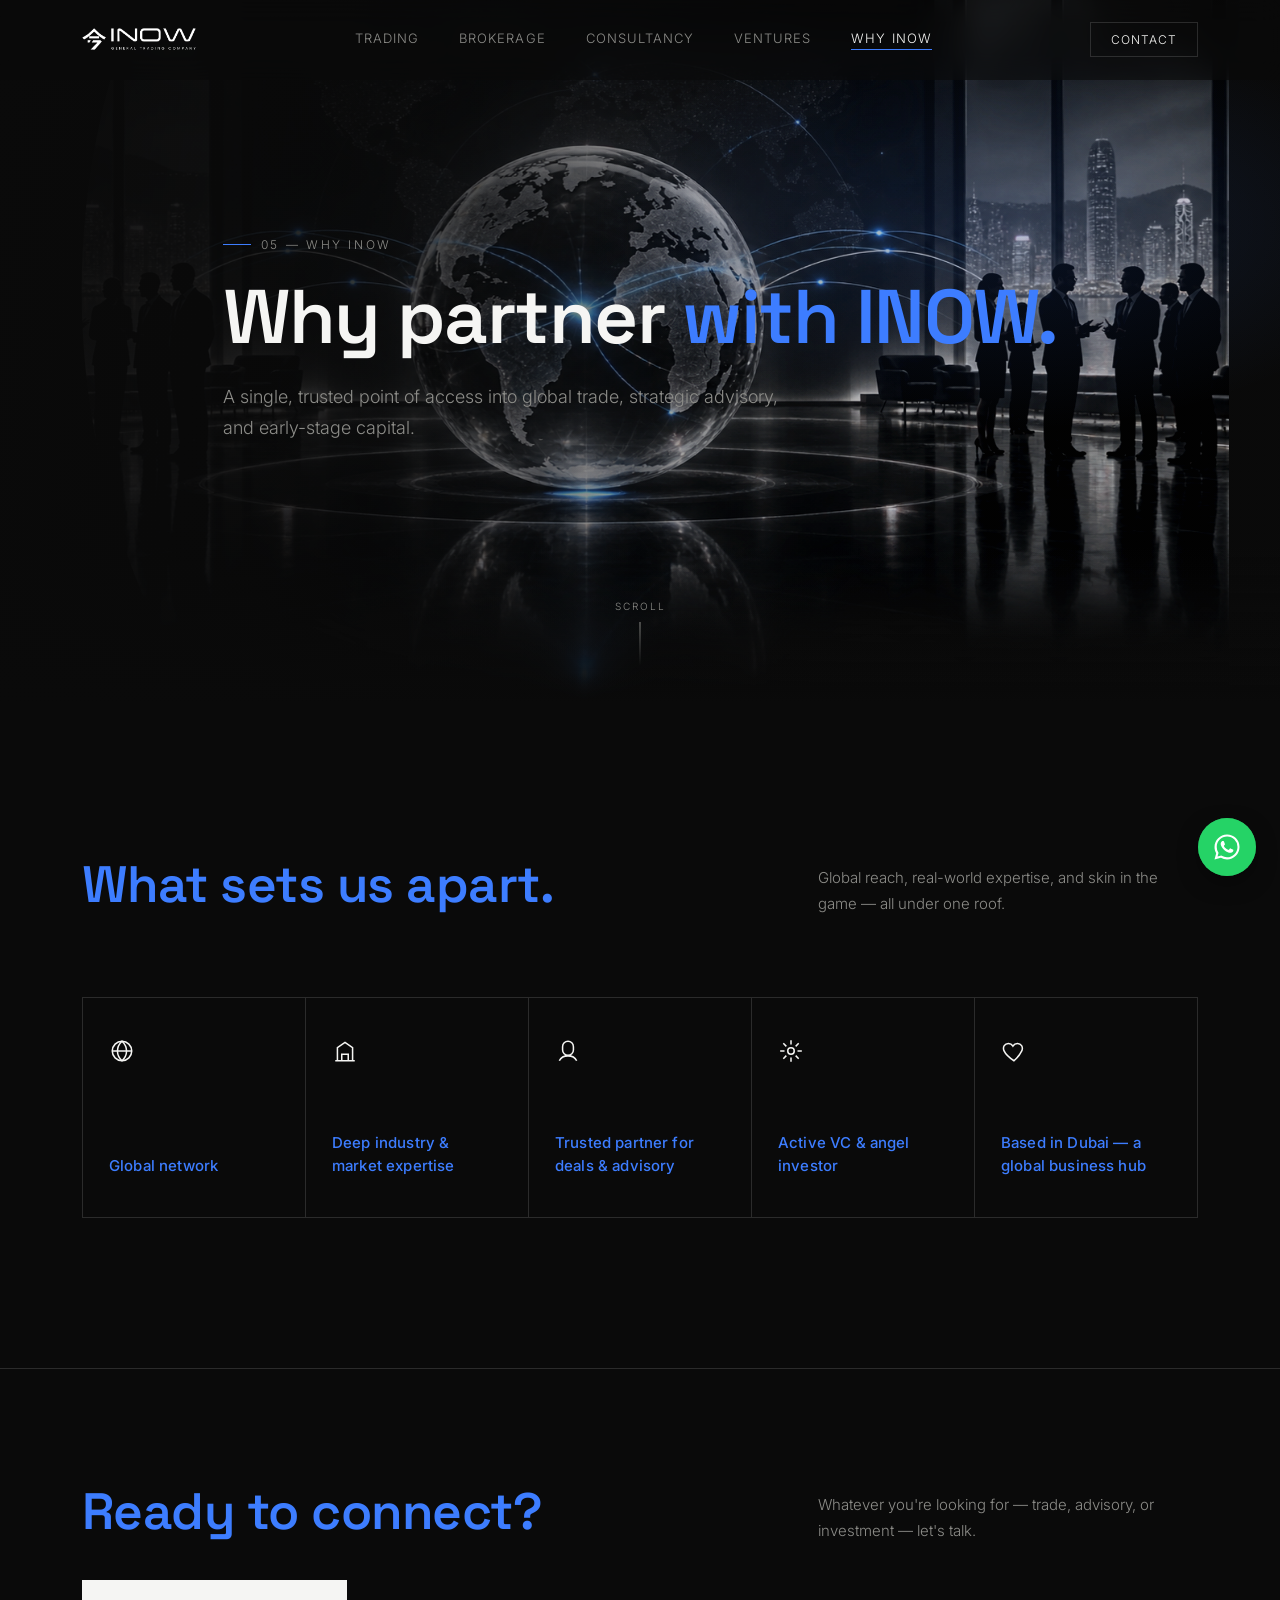
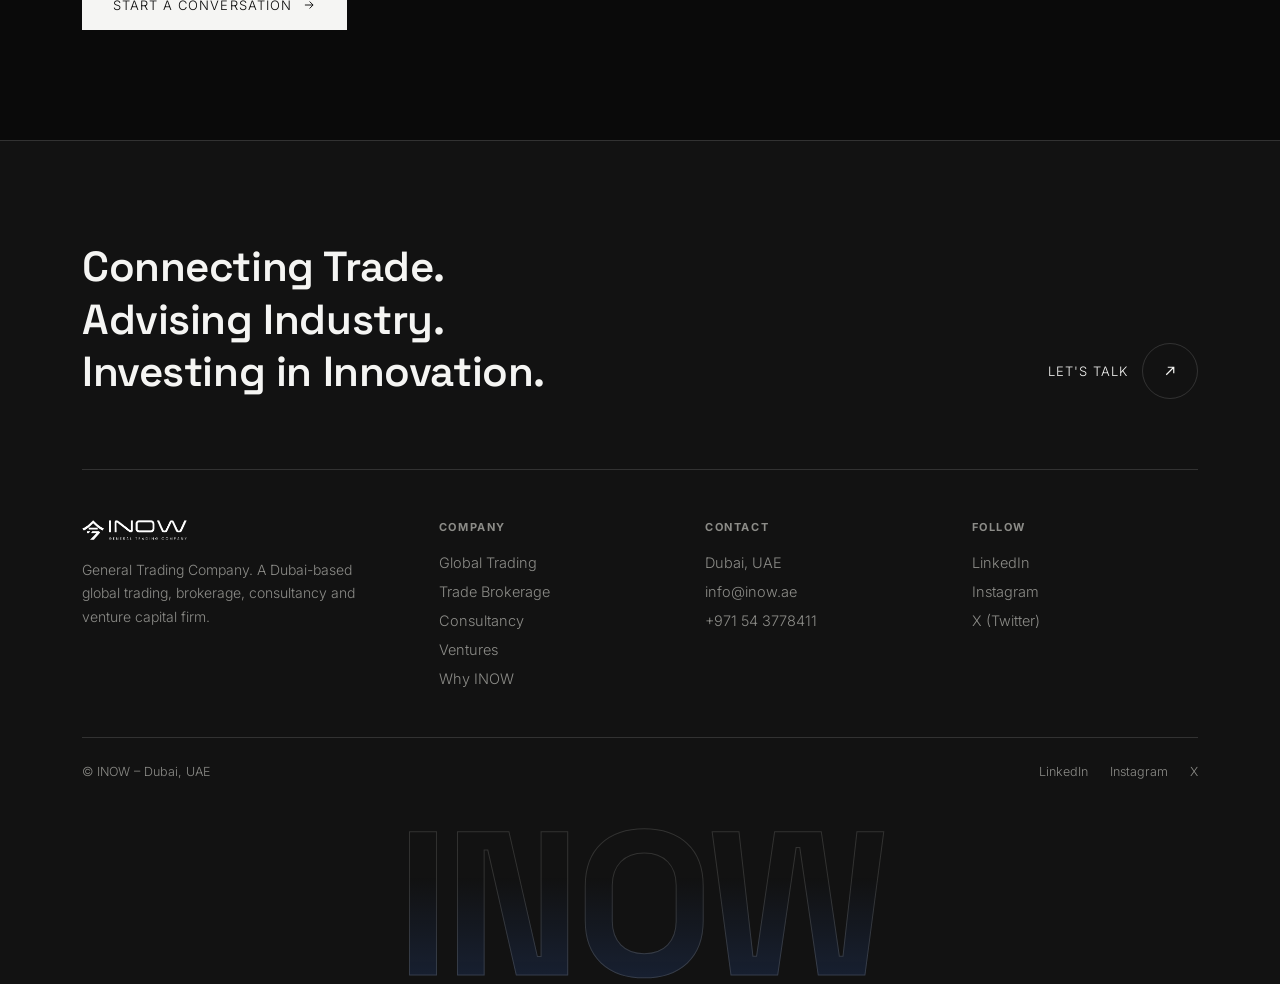
<file: why-inow.html>
<!DOCTYPE html>
<html lang="en">
<head>
<meta charset="UTF-8">
<meta name="viewport" content="width=device-width, initial-scale=1.0">
<title>Why INOW — General Trading Company</title>
<meta name="description" content="A single, trusted point of access into global trade, strategic advisory, and early-stage capital — a global network, deep expertise, and an active investor.">
<link rel="icon" type="image/svg+xml" href="assets/favicon.svg">
<link rel="preconnect" href="https://fonts.googleapis.com">
<link rel="preconnect" href="https://fonts.gstatic.com" crossorigin>
<link href="https://fonts.googleapis.com/css2?family=Space+Grotesk:wght@400;500;600;700&family=Inter:wght@300;400;500;600&display=swap" rel="stylesheet">
<link rel="stylesheet" href="assets/style.css">
</head>
<body>

<header id="siteHeader">
  <div class="wrap header-inner">
    <a href="index.html" class="brand">
      <img src="assets/inow-logo.png" alt="INOW" class="brand-logo">
    </a>
    <nav class="links">
      <a href="trading.html">Trading</a>
      <a href="brokerage.html">Brokerage</a>
      <a href="consultancy.html">Consultancy</a>
      <a href="ventures.html">Ventures</a>
      <a href="why-inow.html" class="active">Why INOW</a>
    </nav>
    <a href="index.html#contact" class="nav-cta">Contact</a>
    <div class="burger" id="burger"><span></span><span></span><span></span></div>
  </div>
</header>

<!-- ================= HERO ================= -->
<section class="hero page-hero">
  <div class="hero-canvas-wrap">
    <img src="assets/hero-why-inow.png" alt="Global business network connecting cities worldwide, representing INOW's trusted reach" class="hero-bg-image">
    <div class="hero-scrim"></div>
    <div class="hero-glow"></div>
  </div>
  <div class="wrap hero-content">
    <div class="eyebrow">05 — Why INOW</div>
    <h1>Why partner <em>with INOW.</em></h1>
    <p class="lead">A single, trusted point of access into global trade, strategic advisory, and early-stage capital.</p>
  </div>
  <div class="scroll-cue"><span>Scroll</span><div class="line"></div></div>
</section>

<!-- ================= CONTENT ================= -->
<section>
  <div class="wrap">
    <div class="section-head reveal">
      <h2>What sets us apart.</h2>
      <p>Global reach, real-world expertise, and skin in the game — all under one roof.</p>
    </div>
    <div class="why-grid stagger">
      <div class="why-cell reveal">
        <svg viewBox="0 0 24 24" stroke-width="1.4"><circle cx="12" cy="12" r="9"/><path d="M3 12h18M12 3c2.8 2.6 4.2 5.8 4.2 9s-1.4 6.4-4.2 9c-2.8-2.6-4.2-5.8-4.2-9s1.4-6.4 4.2-9Z"/></svg>
        <h4>Global network</h4>
      </div>
      <div class="why-cell reveal">
        <svg viewBox="0 0 24 24" stroke-width="1.4"><path d="M3 21h18M5 21V9l7-5 7 5v12M9 21v-6h6v6"/></svg>
        <h4>Deep industry &amp; market expertise</h4>
      </div>
      <div class="why-cell reveal">
        <svg viewBox="0 0 24 24" stroke-width="1.4"><path d="M17 8a5 5 0 1 0-10 0M7 8v3a5 5 0 0 0 10 0V8M4 21c1.5-3 4.5-4.5 8-4.5s6.5 1.5 8 4.5"/></svg>
        <h4>Trusted partner for deals &amp; advisory</h4>
      </div>
      <div class="why-cell reveal">
        <svg viewBox="0 0 24 24" stroke-width="1.4"><path d="M12 2v4M12 18v4M4.9 4.9l2.8 2.8M16.3 16.3l2.8 2.8M2 12h4M18 12h4M4.9 19.1l2.8-2.8M16.3 7.7l2.8-2.8"/><circle cx="12" cy="12" r="3"/></svg>
        <h4>Active VC &amp; angel investor</h4>
      </div>
      <div class="why-cell reveal">
        <svg viewBox="0 0 24 24" stroke-width="1.4"><path d="M12 21s-7-4.4-9.3-9.3C1.4 8.2 3.4 5 6.8 5c1.9 0 3.3 1 4.2 2.4C11.9 6 13.3 5 15.2 5c3.4 0 5.4 3.2 4.1 6.7C17 16.6 12 21 12 21Z"/></svg>
        <h4>Based in Dubai — a global business hub</h4>
      </div>
    </div>
  </div>
</section>

<!-- ================= CONTACT CTA ================= -->
<section class="divider-line tight">
  <div class="wrap">
    <div class="section-head reveal" style="margin-bottom:0;">
      <h2>Ready to connect?</h2>
      <p>Whatever you're looking for — trade, advisory, or investment — let's talk.</p>
    </div>
    <div class="hero-actions reveal" style="opacity:1;margin-top:36px;">
      <a href="index.html#contact" class="btn primary">Start a Conversation
        <svg viewBox="0 0 24 24" fill="none" stroke="currentColor" stroke-width="1.6"><path d="M5 12h14M13 6l6 6-6 6"/></svg>
      </a>
    </div>
  </div>
</section>

<!-- ================= FOOTER ================= -->
<footer>
  <div class="wrap">
    <div class="footer-top reveal">
      <div class="footer-tagline">Connecting Trade.<br>Advising Industry.<br>Investing in Innovation.</div>
      <a href="index.html#contact" class="footer-cta">Let's talk
        <span class="circle"><svg viewBox="0 0 24 24" fill="none" stroke="currentColor" stroke-width="1.6"><path d="M7 17 17 7M9 7h8v8"/></svg></span>
      </a>
    </div>

    <div class="footer-columns">
      <div class="footer-brand-col">
        <a href="index.html" class="brand">
          <img src="assets/inow-logo.png" alt="INOW" class="brand-logo">
        </a>
        <p>General Trading Company. A Dubai-based global trading, brokerage, consultancy and venture capital firm.</p>
      </div>
      <div>
        <h5>Company</h5>
        <ul>
          <li><a href="trading.html">Global Trading</a></li>
          <li><a href="brokerage.html">Trade Brokerage</a></li>
          <li><a href="consultancy.html">Consultancy</a></li>
          <li><a href="ventures.html">Ventures</a></li>
          <li><a href="why-inow.html">Why INOW</a></li>
        </ul>
      </div>
      <div>
        <h5>Contact</h5>
        <ul>
          <li>Dubai, UAE</li>
          <li><a href="mailto:info@inow.ae">info@inow.ae</a></li>
          <li>+971 54 3778411</li>
        </ul>
      </div>
      <div>
        <h5>Follow</h5>
        <ul>
          <li><a href="#">LinkedIn</a></li>
          <li><a href="#">Instagram</a></li>
          <li><a href="#">X (Twitter)</a></li>
        </ul>
      </div>
    </div>

    <div class="footer-bottom">
      <span>© INOW – Dubai, UAE</span>
      <div class="footer-socials">
        <a href="#">LinkedIn</a><a href="#">Instagram</a><a href="#">X</a>
      </div>
    </div>

    <div class="footer-giant">INOW</div>
  </div>
</footer>

<a href="https://wa.me/971543778411?text=Hello%20INOW%2C%20I%27d%20like%20to%20know%20more." target="_blank" rel="noopener" class="whatsapp-widget" aria-label="Chat with INOW on WhatsApp">
  <svg viewBox="0 0 32 32" xmlns="http://www.w3.org/2000/svg"><path d="M16.02 2.667c-7.36 0-13.333 5.973-13.333 13.333 0 2.353.615 4.65 1.783 6.67L2.667 29.333l6.827-1.783a13.29 13.29 0 0 0 6.526 1.72h.006c7.36 0 13.333-5.973 13.333-13.334 0-3.56-1.387-6.906-3.906-9.427a13.24 13.24 0 0 0-9.427-3.906Zm0 24.2h-.004a11.05 11.05 0 0 1-5.633-1.541l-.404-.24-4.05 1.062 1.082-3.947-.263-.406a11.02 11.02 0 0 1-1.688-5.868c0-6.096 4.96-11.055 11.063-11.055 2.954 0 5.732 1.152 7.822 3.243a10.99 10.99 0 0 1 3.238 7.822c0 6.096-4.96 11.056-11.09 11.056Zm6.07-8.284c-.332-.166-1.965-.97-2.27-1.08-.305-.11-.527-.166-.749.166-.222.333-.86 1.08-1.055 1.302-.194.222-.388.25-.72.083-.332-.166-1.402-.517-2.671-1.65-.987-.88-1.654-1.968-1.848-2.3-.194-.333-.02-.512.146-.678.15-.15.333-.388.5-.583.166-.194.221-.333.332-.555.111-.222.056-.416-.028-.583-.083-.166-.749-1.804-1.027-2.47-.27-.65-.545-.562-.749-.573-.194-.01-.416-.012-.638-.012-.222 0-.583.083-.888.416-.305.333-1.166 1.14-1.166 2.777 0 1.638 1.194 3.221 1.36 3.444.166.222 2.351 3.59 5.696 5.034.796.343 1.417.548 1.902.702.799.254 1.526.218 2.101.132.641-.096 1.965-.803 2.242-1.58.277-.777.277-1.443.194-1.58-.083-.138-.305-.222-.638-.388Z"/></svg>
</a>

<script src="assets/site.js"></script>
</body>
</html>
</file>
<file: assets/style.css>
:root{
  --black:#0a0a0a;
  --off-black:#121212;
  --panel:#161616;
  --white:#f5f5f3;
  --grey-1:#8c8c88;
  --grey-2:#3a3a38;
  --line:rgba(245,245,243,0.14);
  --line-soft:rgba(245,245,243,0.07);
  --blue:#3d7dff;
  --blue-soft:rgba(61,125,255,0.14);
  --blue-glow:rgba(61,125,255,0.35);
  --ease:cubic-bezier(.16,.8,.24,1);
}
*{margin:0;padding:0;box-sizing:border-box;}
html{scroll-behavior:smooth;}
body{
  background:var(--black);
  color:var(--white);
  font-family:'Inter',sans-serif;
  font-weight:300;
  overflow-x:hidden;
  -webkit-font-smoothing:antialiased;
}
h1,h2,h3,.logotype{font-family:'Space Grotesk',sans-serif;}
a{color:inherit;text-decoration:none;}
img{max-width:100%;display:block;}
.wrap{max-width:1180px;margin:0 auto;padding:0 32px;}
::selection{background:var(--blue);color:var(--white);}

@media (min-width:1600px){
  .wrap{max-width:1320px;}
}

/* ---------- Scrollbar ---------- */
::-webkit-scrollbar{width:8px;}
::-webkit-scrollbar-track{background:var(--black);}
::-webkit-scrollbar-thumb{background:var(--grey-2);}
::-webkit-scrollbar-thumb:hover{background:var(--blue);}

/* ---------- Nav ---------- */
header{
  position:fixed;top:0;left:0;right:0;z-index:100;
  background:rgba(10,10,10,0.55);
  backdrop-filter:blur(14px);
  border-bottom:1px solid transparent;
  transition:border-color .4s var(--ease),background .4s var(--ease);
}
header.scrolled{
  border-bottom-color:var(--line);
  background:rgba(10,10,10,0.85);
}
.header-inner{
  display:flex;align-items:center;justify-content:space-between;
  padding:22px 32px;
  transition:padding .4s var(--ease);
}
header.scrolled .header-inner{padding:14px 32px;}
.brand{display:flex;align-items:center;gap:12px;font-size:19px;letter-spacing:0.06em;font-weight:600;}
.brand .mark{width:26px;height:26px;display:block;}
.brand-logo{height:24px;width:auto;display:block;}
.footer-brand-col .brand-logo{height:22px;}
nav.links{display:flex;gap:40px;font-size:13px;letter-spacing:0.08em;text-transform:uppercase;}
nav.links a{position:relative;color:var(--grey-1);transition:color .3s var(--ease);padding-bottom:4px;}
nav.links a::after{
  content:"";position:absolute;left:0;bottom:0;width:0;height:1px;background:var(--blue);
  transition:width .35s var(--ease);
}
nav.links a:hover{color:var(--white);}
nav.links a:hover::after{width:100%;}
nav.links a.active{color:var(--white);}
nav.links a.active::after{width:100%;}
.nav-cta{
  border:1px solid var(--line);padding:9px 20px;font-size:12px;letter-spacing:.08em;text-transform:uppercase;
  transition:all .3s var(--ease);
}
.nav-cta:hover{background:var(--blue);color:var(--white);border-color:var(--blue);}
.burger{display:none;flex-direction:column;gap:5px;cursor:pointer;z-index:110;}
.burger span{width:24px;height:1px;background:var(--white);display:block;}

/* ---------- Hero ---------- */
.hero{
  position:relative;min-height:100vh;display:flex;flex-direction:column;justify-content:center;
  padding-top:120px;overflow:hidden;
}
.hero.page-hero{min-height:78vh;}
.hero-canvas-wrap{
  position:absolute;inset:0;z-index:0;
  background:var(--black);
  overflow:hidden;
}
.hero-bg-image{
  position:absolute;inset:-4% -4% -4% -4%;width:108%;height:108%;object-fit:cover;object-position:center 30%;
  filter:saturate(1.15) contrast(1.08);
  animation:heroZoom 26s ease-in-out infinite alternate;
  opacity:0.95;
  clip-path:circle(0% at 72% 42%);
  will-change:clip-path,transform;
}
.hero-bg-image.revealed{
  animation:heroReveal 1.6s var(--ease) forwards, heroZoom 26s ease-in-out 1.6s infinite alternate;
}
@keyframes heroReveal{
  from{clip-path:circle(0% at 72% 42%);}
  to{clip-path:circle(75% at 72% 42%);}
}
@keyframes heroZoom{from{transform:scale(1);}to{transform:scale(1.06);}}
.hero-scrim{
  position:absolute;inset:0;z-index:1;
  background:
    linear-gradient(100deg, var(--black) 0%, rgba(10,10,10,0.86) 26%, rgba(10,10,10,0.35) 52%, rgba(10,10,10,0.15) 70%),
    linear-gradient(0deg, var(--black) 0%, transparent 22%);
}
.hero-glow{
  position:absolute;inset:0;z-index:1;pointer-events:none;
  background:radial-gradient(ellipse 46% 42% at 78% 32%, var(--blue-glow), transparent 70%);
  opacity:0.4;
  animation:heroGlowPulse 7s ease-in-out infinite;
}
@keyframes heroGlowPulse{
  0%,100%{opacity:0.3;transform:scale(1);}
  50%{opacity:0.7;transform:scale(1.18);}
}
.hero-content{position:relative;z-index:2;}
.eyebrow{
  display:inline-flex;align-items:center;gap:10px;
  font-size:12px;letter-spacing:.22em;text-transform:uppercase;color:var(--grey-1);
  margin-bottom:28px;opacity:0;animation:fadeUp .9s var(--ease) .1s forwards;
}
.eyebrow::before{content:"";width:28px;height:1px;background:var(--blue);}
.hero h1{
  font-size:clamp(42px,7.4vw,104px);
  line-height:0.98;font-weight:600;letter-spacing:-0.02em;
  max-width:1000px;
  opacity:0;animation:fadeUp 1s var(--ease) .25s forwards;
}
.hero.page-hero h1{font-size:clamp(38px,6vw,76px);}
.hero h1 em{font-style:normal;color:var(--blue);}
.hero p.lead{
  margin-top:28px;max-width:560px;font-size:18px;line-height:1.7;color:var(--grey-1);font-weight:300;
  opacity:0;animation:fadeUp 1s var(--ease) .4s forwards;
}
.hero-actions{
  margin-top:44px;display:flex;gap:18px;flex-wrap:wrap;
  opacity:0;animation:fadeUp 1s var(--ease) .55s forwards;
}
.btn{
  display:inline-flex;align-items:center;gap:10px;
  padding:16px 30px;font-size:13px;letter-spacing:.08em;text-transform:uppercase;
  border:1px solid var(--white);transition:all .35s var(--ease);
}
.btn.primary{background:var(--white);color:var(--black);}
.btn.primary:hover{background:var(--blue);color:var(--white);border-color:var(--blue);box-shadow:0 0 0 1px var(--blue),0 12px 32px -8px var(--blue-glow);}
.btn.ghost{border-color:var(--line);color:var(--white);}
.btn.ghost:hover{border-color:var(--blue);color:var(--blue);}
.btn svg{width:14px;height:14px;transition:transform .35s var(--ease);}
.btn:hover svg{transform:translateX(4px);}

/* ---------- Hero slider (Home) ---------- */
.hero-slide-bg{opacity:0;transition:opacity 1.4s ease-in-out;}
.hero-slide-bg.active{opacity:0.95;}
.hero-slides-text{display:grid;}
.hero-slide-text{
  grid-area:1/1;opacity:0;visibility:hidden;pointer-events:none;
  transition:opacity .7s var(--ease);
}
.hero-slide-text.active{opacity:1;visibility:visible;pointer-events:auto;}
.hero-slide-text .eyebrow,
.hero-slide-text h1,
.hero-slide-text p.lead,
.hero-slide-text .hero-actions{animation:none;opacity:1;}
.hero-dots{
  position:absolute;right:40px;top:50%;transform:translateY(-50%);z-index:3;
  display:flex;flex-direction:column;gap:14px;
}
.hero-dots .dot{
  width:8px;height:8px;border-radius:50%;background:var(--line);border:none;padding:0;cursor:pointer;
  transition:all .35s var(--ease);
}
.hero-dots .dot:hover{background:var(--grey-1);}
.hero-dots .dot.active{background:var(--blue);box-shadow:0 0 10px var(--blue-glow);transform:scale(1.35);}
@media (max-width:900px){.hero-dots{display:none;}}

.hero-stats{
  position:relative;z-index:2;
  margin-top:110px;padding-top:34px;border-top:1px solid var(--line);
  display:grid;grid-template-columns:repeat(4,1fr);gap:20px;
  opacity:0;animation:fadeUp 1s var(--ease) .7s forwards;
}
.stat .num{font-family:'Space Grotesk',sans-serif;font-size:clamp(22px,2.6vw,36px);font-weight:600;}
.stat:nth-child(2) .num{color:var(--blue);}
.stat .label{margin-top:6px;font-size:12px;letter-spacing:.08em;text-transform:uppercase;color:var(--grey-1);}

.scroll-cue{
  position:absolute;bottom:36px;left:50%;transform:translateX(-50%);z-index:2;
  display:flex;flex-direction:column;align-items:center;gap:10px;
  font-size:10px;letter-spacing:.2em;text-transform:uppercase;color:var(--grey-1);
}
.scroll-cue .line{width:1px;height:44px;background:linear-gradient(var(--grey-1),transparent);position:relative;overflow:hidden;}
.scroll-cue .line::after{
  content:"";position:absolute;top:-100%;left:0;width:100%;height:100%;background:var(--blue);
  animation:drip 2.2s ease-in-out infinite;
}
@keyframes drip{0%{top:-100%;}60%{top:100%;}100%{top:100%;}}

@keyframes fadeUp{
  from{opacity:0;transform:translateY(22px);}
  to{opacity:1;transform:translateY(0);}
}

/* ---------- Section shell ---------- */
section{position:relative;padding:150px 0;}
section.tight{padding:110px 0;}
.divider-line{border-top:1px solid var(--line);}
.kicker{
  font-size:12px;letter-spacing:.22em;text-transform:uppercase;color:var(--grey-1);
  display:flex;align-items:center;gap:12px;margin-bottom:22px;
}
.kicker span.tag{font-family:'Space Grotesk',sans-serif;color:var(--grey-2);font-size:64px;font-weight:700;line-height:1;}
.kicker::before{content:"";width:8px;height:8px;border-radius:50%;background:var(--blue);box-shadow:0 0 12px var(--blue-glow);flex-shrink:0;}
.section-head{display:flex;justify-content:space-between;align-items:flex-end;gap:40px;margin-bottom:80px;flex-wrap:wrap;}
.section-head h2{font-size:clamp(30px,4vw,52px);font-weight:600;letter-spacing:-0.01em;max-width:640px;color:var(--blue);}
.section-head p{max-width:380px;color:var(--grey-1);font-size:15px;line-height:1.75;}

.reveal{opacity:0;transform:translateY(36px);transition:opacity .9s var(--ease),transform .9s var(--ease);}
.reveal.in{opacity:1;transform:translateY(0);}
.stagger .reveal:nth-child(1){transition-delay:.05s;}
.stagger .reveal:nth-child(2){transition-delay:.15s;}
.stagger .reveal:nth-child(3){transition-delay:.25s;}
.stagger .reveal:nth-child(4){transition-delay:.35s;}

/* ---------- Pillars (Brokerage / Consultancy / VC) ---------- */
.pillars{display:flex;flex-direction:column;}
.pillar{
  display:grid;grid-template-columns:90px 1fr 1fr;gap:48px;align-items:start;
  padding:54px 0;border-top:1px solid var(--line);position:relative;
}
.pillar:last-child{border-bottom:1px solid var(--line);}
.pillar .idx{font-family:'Space Grotesk',sans-serif;font-size:15px;color:var(--grey-1);padding-top:6px;}
.pillar h3{font-size:clamp(24px,2.8vw,34px);font-weight:600;letter-spacing:-0.01em;color:var(--blue);}
.pillar .icon-badge{
  width:46px;height:46px;border:1px solid var(--line);border-radius:50%;
  display:flex;align-items:center;justify-content:center;margin-bottom:22px;
  transition:border-color .35s var(--ease),box-shadow .35s var(--ease);
}
.pillar:hover .icon-badge{border-color:var(--blue);box-shadow:0 0 20px -4px var(--blue-glow);}
.icon-badge svg{width:20px;height:20px;stroke:var(--white);fill:none;}
.pillar p{color:var(--grey-1);font-size:15.5px;line-height:1.8;max-width:480px;}
@media (max-width:820px){
  .pillar{grid-template-columns:1fr;gap:14px;}
  .pillar .idx{display:none;}
}

/* ---------- Why INOW ---------- */
/* Flexbox + wrap (not CSS grid) so a last row with fewer items than the
   row above just leaves quiet empty space instead of a stretched or
   filled-in "ghost" cell — grid's shared column tracks can't do that. */
.why-grid{display:flex;flex-wrap:wrap;border-top:1px solid var(--line);border-left:1px solid var(--line);}
.why-cell{
  flex:1 1 200px;min-width:200px;
  border-right:1px solid var(--line);border-bottom:1px solid var(--line);
  padding:40px 26px;min-height:220px;display:flex;flex-direction:column;justify-content:space-between;
  transition:background .4s var(--ease),box-shadow .4s var(--ease);
  position:relative;
}
.why-cell:hover{background:var(--panel);box-shadow:inset 0 2px 0 var(--blue);}
.why-cell svg{width:26px;height:26px;stroke:var(--white);fill:none;transition:stroke .35s var(--ease);}
.why-cell:hover svg{stroke:var(--blue);}
.why-cell h4{margin-top:22px;font-size:15px;font-weight:500;letter-spacing:.01em;line-height:1.5;color:var(--blue);}

/* ---------- Overview link cards (Home) ---------- */
.card-grid{display:flex;flex-wrap:wrap;border-top:1px solid var(--line);border-left:1px solid var(--line);}
.card{
  flex:1 1 230px;min-width:230px;
  background:var(--black);padding:44px 30px;display:flex;flex-direction:column;justify-content:space-between;min-height:280px;
  border-right:1px solid var(--line);border-bottom:1px solid var(--line);
  transition:background .4s var(--ease);position:relative;overflow:hidden;
}
.card:hover{background:var(--panel);}
.card .icon-badge{margin-bottom:0;}
.card:hover .icon-badge{border-color:var(--blue);box-shadow:0 0 20px -4px var(--blue-glow);}
.card h3{font-size:19px;font-weight:600;margin:22px 0 10px;letter-spacing:-0.01em;color:var(--blue);}
.card p{color:var(--grey-1);font-size:14px;line-height:1.7;margin-bottom:26px;}
.card .card-link{display:inline-flex;align-items:center;gap:8px;font-size:12px;letter-spacing:.1em;text-transform:uppercase;color:var(--white);}
.card .card-link svg{width:13px;height:13px;stroke:currentColor;fill:none;transition:transform .35s var(--ease);}
.card:hover .card-link svg{transform:translateX(4px);}

/* ---------- Trio highlight grid (Brokerage / Consultancy / Ventures) ---------- */
.trio-grid{display:grid;grid-template-columns:repeat(3,1fr);gap:1px;background:var(--line);border:1px solid var(--line);}
.trio-cell{background:var(--black);padding:36px 28px;transition:background .4s var(--ease);}
.trio-cell:hover{background:var(--panel);}
.trio-cell .step{font-family:'Space Grotesk',sans-serif;color:var(--blue);font-size:13px;letter-spacing:.1em;margin-bottom:14px;}
.trio-cell h4{font-size:17px;font-weight:600;margin-bottom:10px;color:var(--blue);}
.trio-cell p{color:var(--grey-1);font-size:14px;line-height:1.7;}
@media (max-width:820px){.trio-grid{grid-template-columns:1fr;}}

/* ---------- Marquee ---------- */
.marquee-strip{
  border-top:1px solid var(--line);border-bottom:1px solid var(--line);
  padding:30px 0;overflow:hidden;white-space:nowrap;
}
.marquee-track{display:inline-flex;gap:0;animation:scrollLeft 32s linear infinite;}
.marquee-track span{
  font-family:'Space Grotesk',sans-serif;font-size:22px;font-weight:500;color:var(--grey-1);
  padding:0 34px;display:inline-flex;align-items:center;gap:34px;
}
.marquee-track span::after{content:"—";color:var(--blue);opacity:0.6;}
@keyframes scrollLeft{from{transform:translateX(0);}to{transform:translateX(-50%);}}

/* ---------- Contact ---------- */
.contact-shell{display:grid;grid-template-columns:1fr 1fr;gap:80px;}
.contact-info h2{font-size:clamp(32px,4.4vw,56px);font-weight:600;letter-spacing:-0.02em;margin-bottom:26px;color:var(--blue);}
.contact-info p{color:var(--grey-1);font-size:16px;line-height:1.8;max-width:420px;margin-bottom:44px;}
.contact-detail{display:flex;align-items:center;gap:16px;padding:18px 0;border-top:1px solid var(--line);transition:border-color .3s var(--ease);}
.contact-detail:last-of-type{border-bottom:1px solid var(--line);}
.contact-detail:hover{border-color:var(--blue-soft);}
.contact-detail svg{width:18px;height:18px;stroke:var(--blue);fill:none;flex-shrink:0;}
.contact-detail .label{font-size:11px;letter-spacing:.14em;text-transform:uppercase;color:var(--grey-1);}
.contact-detail .value{font-size:16px;margin-top:2px;}

form.contact-form{display:flex;flex-direction:column;gap:0;}
.field{border-bottom:1px solid var(--line);padding:18px 2px;position:relative;}
.field label{display:block;font-size:11px;letter-spacing:.14em;text-transform:uppercase;color:var(--grey-1);margin-bottom:10px;}
.field input,.field textarea{
  width:100%;background:transparent;border:none;outline:none;color:var(--white);
  font-family:'Inter',sans-serif;font-size:16px;font-weight:300;resize:none;
}
.field input::placeholder,.field textarea::placeholder{color:var(--grey-2);}
.field .underline{position:absolute;left:0;bottom:-1px;height:1px;width:0;background:var(--blue);transition:width .4s var(--ease);}
.field:focus-within .underline{width:100%;}
.field:focus-within label{color:var(--blue);}
.form-submit{
  margin-top:34px;align-self:flex-start;
}

/* ---------- Footer ---------- */
footer{
  background:var(--off-black);
  border-top:1px solid var(--line);
  padding-top:100px;
  position:relative;
  overflow:hidden;
}
.footer-top{display:flex;justify-content:space-between;align-items:flex-end;gap:40px;flex-wrap:wrap;padding-bottom:70px;}
.footer-tagline{font-family:'Space Grotesk',sans-serif;font-size:clamp(24px,3.4vw,42px);font-weight:600;max-width:640px;letter-spacing:-0.01em;line-height:1.25;}
.footer-cta{display:flex;align-items:center;gap:14px;font-size:13px;letter-spacing:.08em;text-transform:uppercase;}
.footer-cta .circle{
  width:56px;height:56px;border:1px solid var(--line);border-radius:50%;
  display:flex;align-items:center;justify-content:center;transition:all .35s var(--ease);
}
.footer-cta .circle svg{width:18px;height:18px;stroke:var(--white);fill:none;transition:transform .35s var(--ease);}
.footer-cta:hover .circle{background:var(--blue);border-color:var(--blue);box-shadow:0 0 24px -4px var(--blue-glow);}
.footer-cta:hover .circle svg{stroke:var(--white);transform:translate(3px,-3px);}

.footer-columns{
  display:grid;grid-template-columns:1.4fr 1fr 1fr 1fr;gap:40px;
  padding:50px 0;border-top:1px solid var(--line);
}
.footer-columns h5{font-size:11px;letter-spacing:.14em;text-transform:uppercase;color:var(--grey-1);margin-bottom:20px;}
.footer-columns ul{list-style:none;display:flex;flex-direction:column;gap:12px;}
.footer-columns a, .footer-columns li{font-size:14.5px;color:var(--grey-1);transition:color .3s var(--ease);}
.footer-columns a:hover{color:var(--blue);}
.footer-brand-col .brand{margin-bottom:16px;}
.footer-brand-col p{color:var(--grey-1);font-size:14px;line-height:1.7;max-width:280px;}

.footer-bottom{
  display:flex;justify-content:space-between;align-items:center;flex-wrap:wrap;gap:16px;
  padding:26px 0;border-top:1px solid var(--line);
  font-size:12.5px;color:var(--grey-1);
}
.footer-socials{display:flex;gap:22px;}
.footer-socials a{color:var(--grey-1);}
.footer-socials a:hover{color:var(--blue);}

.footer-giant{
  font-family:'Space Grotesk',sans-serif;font-weight:700;
  font-size:clamp(70px,16vw,260px);line-height:0.78;letter-spacing:-0.03em;
  color:transparent;-webkit-text-stroke:1px var(--line);
  background:linear-gradient(180deg, transparent 40%, var(--blue-soft) 100%);
  -webkit-background-clip:text;background-clip:text;
  text-align:center;padding:20px 0 0;user-select:none;white-space:nowrap;
}

@media (max-width:900px){
  .contact-shell{grid-template-columns:1fr;}
  .footer-columns{grid-template-columns:1fr 1fr;}
  .hero-stats{grid-template-columns:repeat(2,1fr);}
  /* Switch to the drawer nav here (not at a phone-only width): below this,
     there isn't reliably enough room for five nav links + logo + Contact
     on one line without wrapping or overlapping. */
  nav.links{
    display:flex;flex-direction:column;align-items:flex-start;gap:0;
    position:fixed;top:0;right:0;height:100vh;width:78vw;max-width:320px;
    background:var(--off-black);border-left:1px solid var(--line);
    padding:100px 32px;transform:translateX(100%);transition:transform .45s var(--ease);
    z-index:105;
  }
  nav.links.open{transform:translateX(0);}
  nav.links a{width:100%;padding:16px 0;border-bottom:1px solid var(--line-soft);font-size:14px;}
  .nav-cta{display:none;}
  .burger{display:flex;}
  .burger.open span:nth-child(1){transform:translateY(6px) rotate(45deg);}
  .burger.open span:nth-child(2){opacity:0;}
  .burger.open span:nth-child(3){transform:translateY(-6px) rotate(-45deg);}
  .burger span{transition:transform .3s var(--ease),opacity .3s var(--ease);}
}
@media (max-width:720px){
  section{padding:100px 0;}
}

/* ---------- WhatsApp widget ---------- */
.whatsapp-widget{
  position:fixed;right:24px;bottom:24px;z-index:200;
  width:58px;height:58px;border-radius:50%;
  background:#25D366;color:#fff;
  display:flex;align-items:center;justify-content:center;
  box-shadow:0 8px 24px -6px rgba(0,0,0,0.6);
  transition:transform .3s var(--ease),box-shadow .3s var(--ease);
}
.whatsapp-widget::before{
  content:"";position:absolute;inset:0;border-radius:50%;
  background:#25D366;opacity:0.55;
  animation:whatsappPulse 2.4s ease-out infinite;
  z-index:-1;
}
@keyframes whatsappPulse{
  0%{transform:scale(1);opacity:0.55;}
  100%{transform:scale(1.8);opacity:0;}
}
.whatsapp-widget svg{width:30px;height:30px;fill:#fff;}
.whatsapp-widget:hover{transform:scale(1.08);box-shadow:0 10px 28px -6px rgba(0,0,0,0.7);}
@media (max-width:720px){
  .whatsapp-widget{right:16px;bottom:16px;width:52px;height:52px;}
  .whatsapp-widget svg{width:26px;height:26px;}
}
</file>
